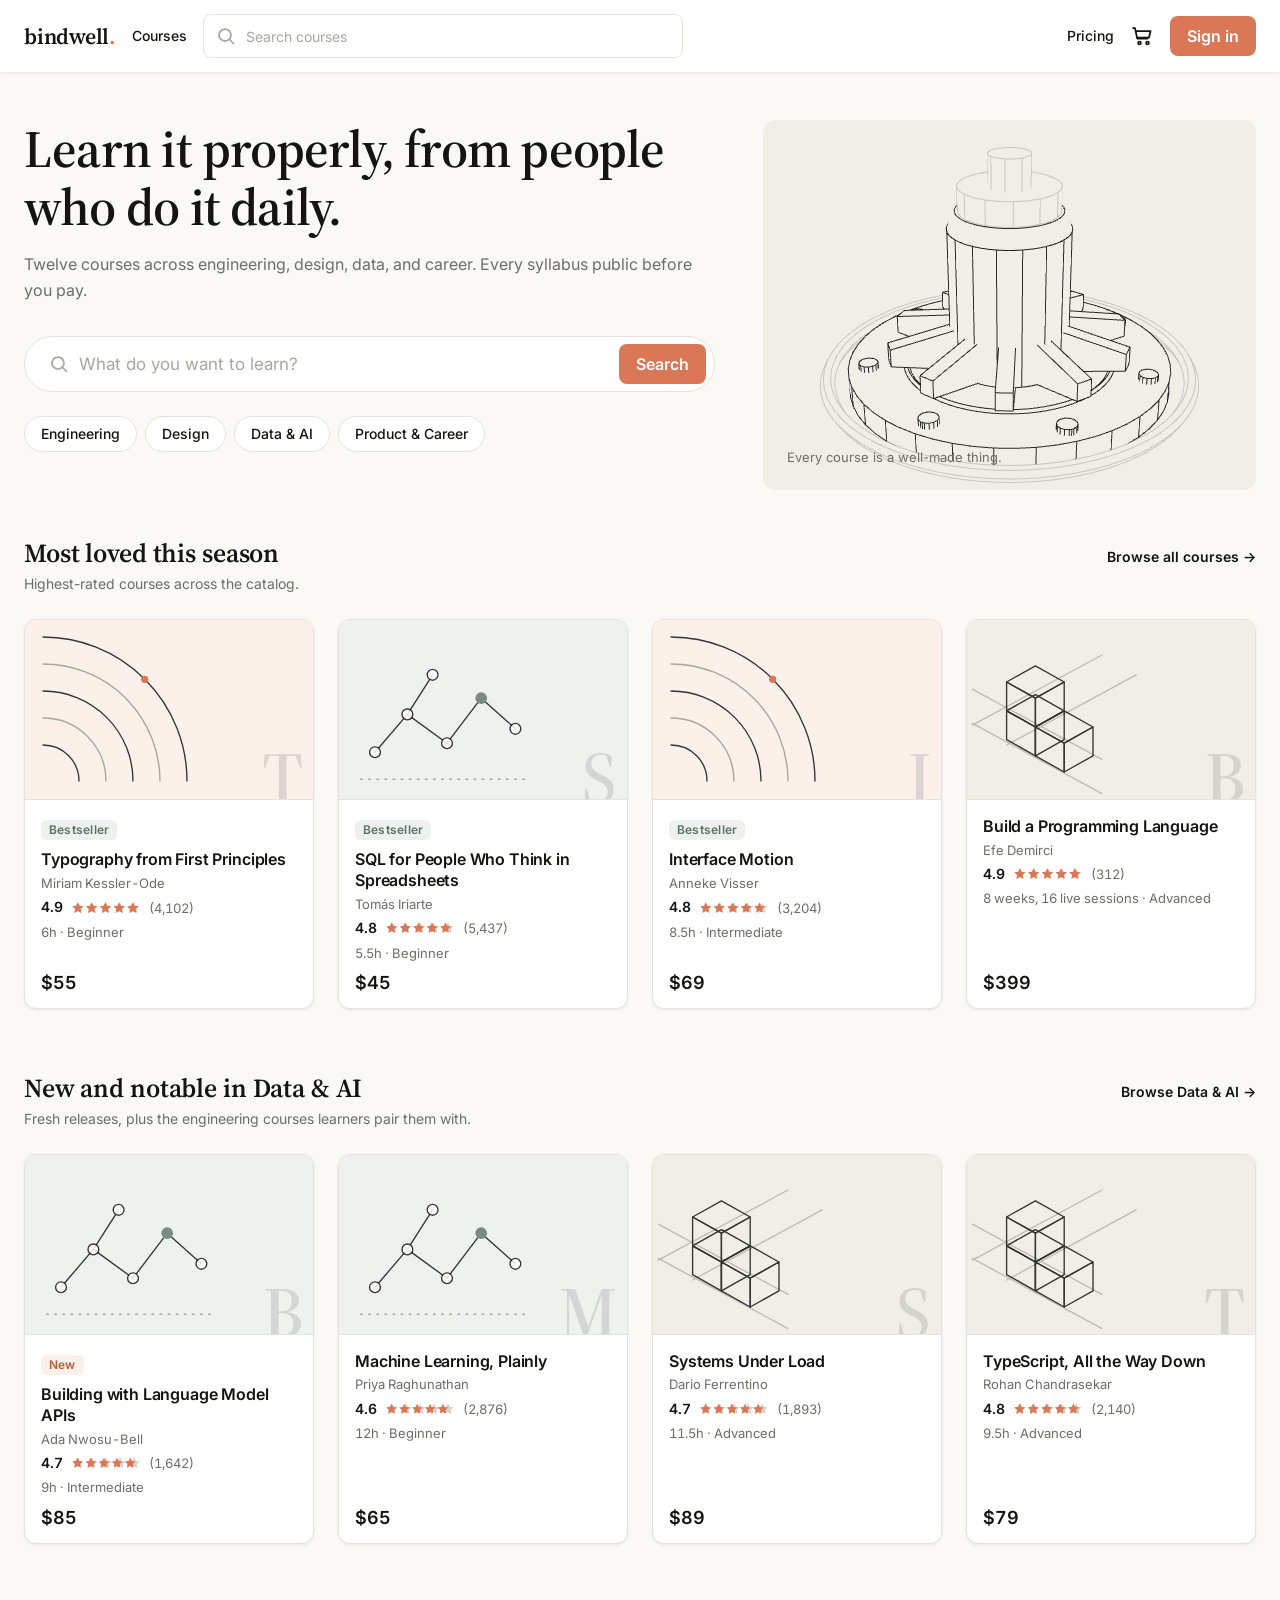
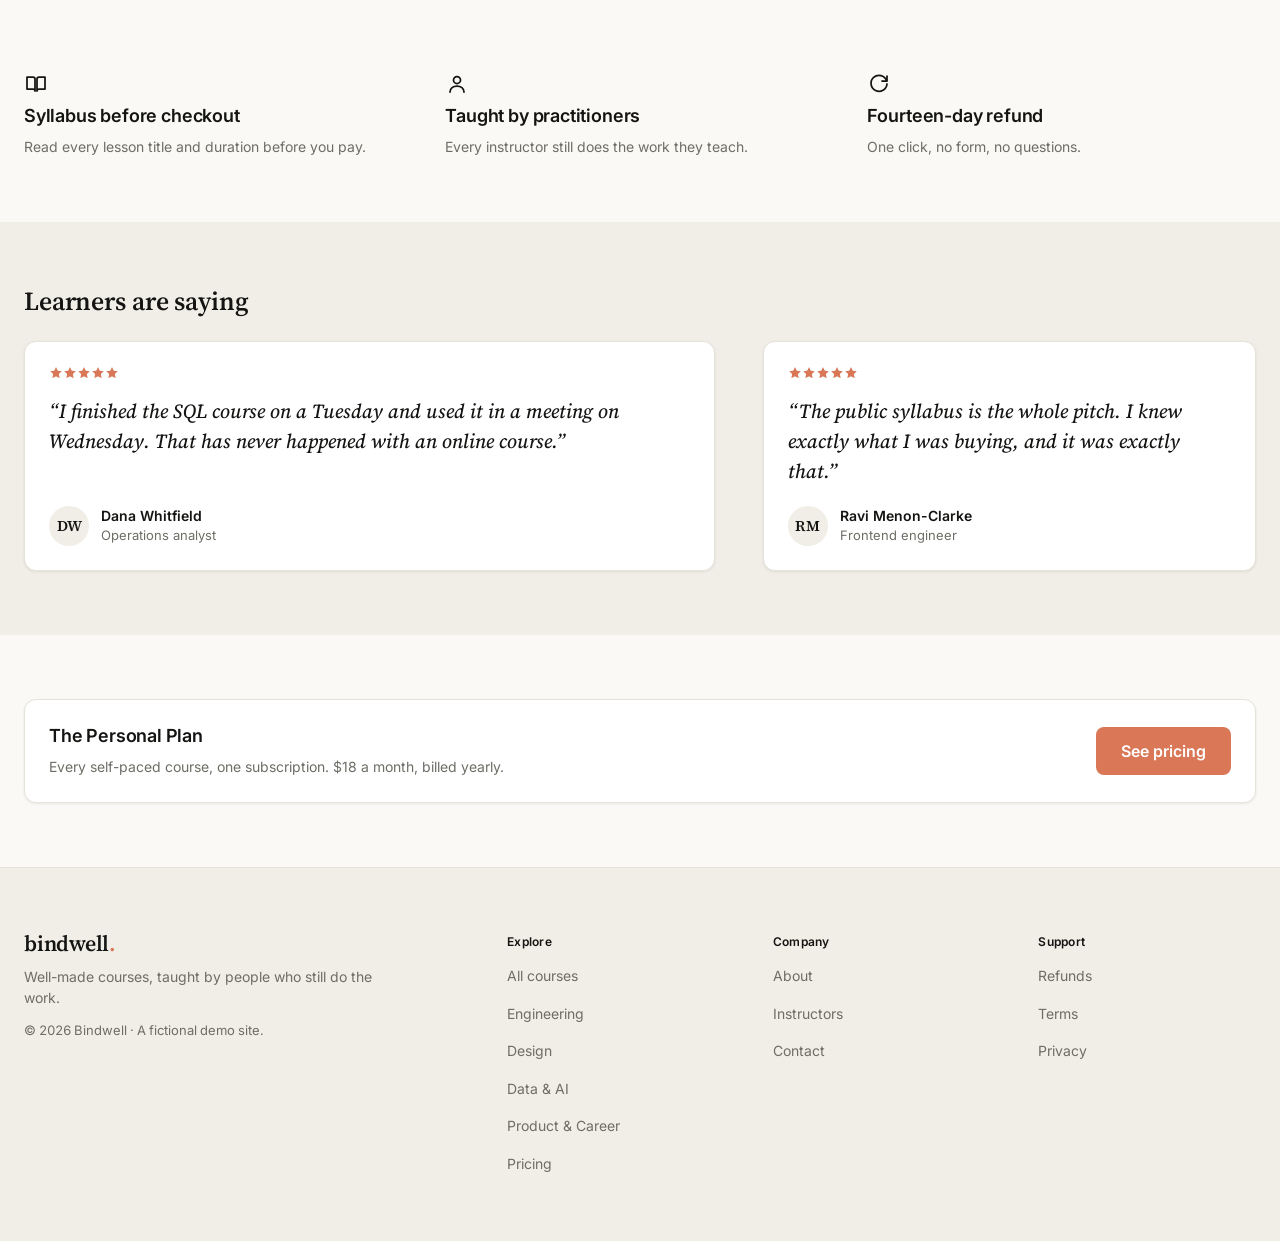
<file: index.html>
<!doctype html>
<html lang="en">
<head>
<meta charset="utf-8">
<meta name="viewport" content="width=device-width, initial-scale=1">
<title>Bindwell - Well-made courses</title>
<meta name="description" content="Twelve courses across engineering, design, data, and career, with every syllabus public before you pay.">
<script>document.documentElement.className += " has-js";</script>
<link rel="preconnect" href="https://fonts.googleapis.com">
<link rel="preconnect" href="https://fonts.gstatic.com" crossorigin>
<link rel="stylesheet" href="https://fonts.googleapis.com/css2?family=Source+Serif+4:opsz,wght@8..60,500;8..60,600&family=Inter:wght@400;500;600&display=swap">
<link rel="stylesheet" href="css/main.css">
<script src="js/data.js" defer></script>
<script src="js/main.js" defer></script>
<script type="module" src="js/scene.js"></script>
</head>
<body>

<a class="skip-link" href="#main">Skip to content</a>

<header class="nav">
  <div class="container nav__inner">
    <a class="wordmark" href="index.html">bindwell<span class="wordmark__dot">.</span></a>

    <nav class="nav__links" aria-label="Primary">
      <a class="nav__link" href="courses.html">Courses</a>
    </nav>

    <form class="search nav__search" role="search" action="courses.html" method="get" data-search-form>
      <svg class="icon search__icon" viewBox="0 0 20 20" aria-hidden="true"><circle cx="9" cy="9" r="6"></circle><path d="M13.5 13.5 17.5 17.5"></path></svg>
      <input class="search__input" type="search" name="q" aria-label="Search courses" placeholder="Search courses">
    </form>

    <div class="nav__actions">
      <a class="nav__link nav__signin" href="pricing.html">Pricing</a>
      <button class="nav__search-toggle" type="button" aria-label="Search" aria-expanded="false" aria-controls="nav-search-row" data-search-toggle>
        <svg class="icon" viewBox="0 0 20 20" aria-hidden="true"><circle cx="9" cy="9" r="6"></circle><path d="M13.5 13.5 17.5 17.5"></path></svg>
      </button>
      <a class="nav__cart" href="checkout.html" aria-label="Cart">
        <svg class="icon icon--lg" viewBox="0 0 24 24" aria-hidden="true"><path d="M3 4h2l2.2 10.5h10.2"></path><path d="M6.6 7h14l-1.6 6.5H7.4"></path><circle cx="9.5" cy="19" r="1.4"></circle><circle cx="17.5" cy="19" r="1.4"></circle></svg>
        <span class="nav__cart-count" data-cart-count hidden>0</span>
      </a>
      <a class="btn btn--primary btn--sm nav__signin" href="#">Sign in</a>
      <button class="nav__toggle" type="button" aria-label="Menu" aria-expanded="false" aria-controls="nav-panel" data-nav-toggle>
        <svg class="icon icon--open icon--lg" viewBox="0 0 24 24" aria-hidden="true"><path d="M4 7h16M4 12h16M4 17h16"></path></svg>
        <svg class="icon icon--close icon--lg" viewBox="0 0 24 24" aria-hidden="true"><path d="M6 6 18 18M18 6 6 18"></path></svg>
      </button>
    </div>
  </div>

  <div class="nav__mobile-search" id="nav-search-row" data-search-row>
    <div>
      <div class="container">
        <form class="search" role="search" action="courses.html" method="get" data-search-form>
          <svg class="icon search__icon" viewBox="0 0 20 20" aria-hidden="true"><circle cx="9" cy="9" r="6"></circle><path d="M13.5 13.5 17.5 17.5"></path></svg>
          <input class="search__input" type="search" name="q" aria-label="Search courses" placeholder="Search courses">
        </form>
      </div>
    </div>
  </div>

  <div class="nav__panel" id="nav-panel" data-nav-panel>
    <a class="nav__panel-link" href="courses.html">Courses</a>
    <a class="nav__panel-link" href="pricing.html">Pricing</a>
    <a class="nav__panel-link" href="checkout.html">Cart</a>
    <div class="nav__panel-actions">
      <a class="btn btn--primary btn--block" href="#">Sign in</a>
    </div>
  </div>
</header>
<div class="nav__backdrop" data-nav-backdrop></div>

<main id="main">

  <!-- Hero -->
  <section class="section section--tight">
    <div class="container split-7-5" data-hero>
      <div>
        <h1 class="display hero-item">Learn it properly, from people who do it daily.</h1>
        <p class="body t-2 mt-16 hero-item hero-item--2">Twelve courses across engineering, design, data, and career. Every syllabus public before you pay.</p>

        <form class="search search--lg mt-32 hero-item hero-item--3" role="search" action="courses.html" method="get" data-search-form>
          <svg class="icon search__icon" viewBox="0 0 20 20" aria-hidden="true"><circle cx="9" cy="9" r="6"></circle><path d="M13.5 13.5 17.5 17.5"></path></svg>
          <input class="search__input" type="search" name="q" aria-label="Search courses" placeholder="What do you want to learn?">
          <button class="btn btn--primary btn--sm search__submit" type="submit">Search</button>
        </form>

        <div class="chip-row mt-24 hero-item hero-item--4">
          <a class="chip" href="courses.html?cat=engineering">Engineering</a>
          <a class="chip" href="courses.html?cat=design">Design</a>
          <a class="chip" href="courses.html?cat=data">Data &amp; AI</a>
          <a class="chip" href="courses.html?cat=career">Product &amp; Career</a>
        </div>
      </div>

      <div class="hero-item hero-item--5">
        <div class="v3d-view v3d-view--hero" data-scene="hero" data-code="TL-301">
          <canvas class="v3d-canvas" aria-hidden="true"></canvas>
          <img class="v3d-fallback" src="img/motif-engineering.svg" width="320" height="200" alt="">
          <span class="v3d-caption">Every course is a well-made thing.</span>
        </div>
      </div>
    </div>
  </section>

  <!-- Featured row 1 -->
  <section class="section section--flush-top">
    <div class="container">
      <div class="section__head reveal">
        <div class="section__heading">
          <h2 class="h2">Most loved this season</h2>
          <p class="section__lede">Highest-rated courses across the catalog.</p>
        </div>
        <a class="section__link" href="courses.html">Browse all courses &rarr;</a>
      </div>
      <div class="grid-cards" data-course-grid="BW-118,BW-224,TL-204,TL-410"></div>
    </div>
  </section>

  <!-- Featured row 2 -->
  <section class="section section--flush-top">
    <div class="container">
      <div class="section__head reveal">
        <div class="section__heading">
          <h2 class="h2">New and notable in Data &amp; AI</h2>
          <p class="section__lede">Fresh releases, plus the engineering courses learners pair them with.</p>
        </div>
        <a class="section__link" href="courses.html?cat=data">Browse Data &amp; AI &rarr;</a>
      </div>
      <div class="grid-cards" data-course-grid="BW-305,BW-210,TL-301,TL-112"></div>
    </div>
  </section>

  <!-- Value props -->
  <section class="section">
    <div class="container grid-3">
      <div class="prop reveal">
        <svg class="icon icon--lg" viewBox="0 0 24 24" aria-hidden="true"><path d="M3 5h6a2 2 0 0 1 2 2v12a2 2 0 0 0-2-2H3z"></path><path d="M21 5h-6a2 2 0 0 0-2 2v12a2 2 0 0 1 2-2h6z"></path></svg>
        <h3 class="h3">Syllabus before checkout</h3>
        <p class="body-sm t-2">Read every lesson title and duration before you pay.</p>
      </div>
      <div class="prop">
        <svg class="icon icon--lg" viewBox="0 0 24 24" aria-hidden="true"><circle cx="12" cy="8" r="3.5"></circle><path d="M5 20c0-3.6 3.1-6 7-6s7 2.4 7 6"></path></svg>
        <h3 class="h3">Taught by practitioners</h3>
        <p class="body-sm t-2">Every instructor still does the work they teach.</p>
      </div>
      <div class="prop">
        <svg class="icon icon--lg" viewBox="0 0 24 24" aria-hidden="true"><path d="M19.5 8.5A8 8 0 1 0 20 12"></path><path d="M20 4v5h-5"></path></svg>
        <h3 class="h3">Fourteen-day refund</h3>
        <p class="body-sm t-2">One click, no form, no questions.</p>
      </div>
    </div>
  </section>

  <!-- Testimonial band -->
  <section class="section section--tint">
    <div class="container">
      <h2 class="h2 reveal">Learners are saying</h2>
      <div class="split-7-5 mt-24">
        <figure class="quote reveal">
          <span class="stars stars--sm" role="img" aria-label="Rated 5 out of 5" style="--star-fill:100%"><svg class="stars__glyphs stars__glyphs--track" viewBox="0 0 100 20" aria-hidden="true"><path transform="translate(0 0)" d="M10 1.7l2.5 5.1 5.6.8-4.05 3.95.96 5.6L10 14.5l-5.01 2.65.96-5.6L1.9 7.6l5.6-.8z"></path><path transform="translate(20 0)" d="M10 1.7l2.5 5.1 5.6.8-4.05 3.95.96 5.6L10 14.5l-5.01 2.65.96-5.6L1.9 7.6l5.6-.8z"></path><path transform="translate(40 0)" d="M10 1.7l2.5 5.1 5.6.8-4.05 3.95.96 5.6L10 14.5l-5.01 2.65.96-5.6L1.9 7.6l5.6-.8z"></path><path transform="translate(60 0)" d="M10 1.7l2.5 5.1 5.6.8-4.05 3.95.96 5.6L10 14.5l-5.01 2.65.96-5.6L1.9 7.6l5.6-.8z"></path><path transform="translate(80 0)" d="M10 1.7l2.5 5.1 5.6.8-4.05 3.95.96 5.6L10 14.5l-5.01 2.65.96-5.6L1.9 7.6l5.6-.8z"></path></svg><span class="stars__fill"><svg class="stars__glyphs stars__glyphs--fill" viewBox="0 0 100 20" aria-hidden="true"><path transform="translate(0 0)" d="M10 1.7l2.5 5.1 5.6.8-4.05 3.95.96 5.6L10 14.5l-5.01 2.65.96-5.6L1.9 7.6l5.6-.8z"></path><path transform="translate(20 0)" d="M10 1.7l2.5 5.1 5.6.8-4.05 3.95.96 5.6L10 14.5l-5.01 2.65.96-5.6L1.9 7.6l5.6-.8z"></path><path transform="translate(40 0)" d="M10 1.7l2.5 5.1 5.6.8-4.05 3.95.96 5.6L10 14.5l-5.01 2.65.96-5.6L1.9 7.6l5.6-.8z"></path><path transform="translate(60 0)" d="M10 1.7l2.5 5.1 5.6.8-4.05 3.95.96 5.6L10 14.5l-5.01 2.65.96-5.6L1.9 7.6l5.6-.8z"></path><path transform="translate(80 0)" d="M10 1.7l2.5 5.1 5.6.8-4.05 3.95.96 5.6L10 14.5l-5.01 2.65.96-5.6L1.9 7.6l5.6-.8z"></path></svg></span></span>
          <blockquote class="quote__body">&ldquo;I finished the SQL course on a Tuesday and used it in a meeting on Wednesday. That has never happened with an online course.&rdquo;</blockquote>
          <figcaption class="quote__attr">
            <span class="avatar" aria-hidden="true">DW</span>
            <span>
              <span class="quote__name">Dana Whitfield</span>
              <span class="quote__role">Operations analyst</span>
            </span>
          </figcaption>
        </figure>

        <figure class="quote reveal">
          <span class="stars stars--sm" role="img" aria-label="Rated 5 out of 5" style="--star-fill:100%"><svg class="stars__glyphs stars__glyphs--track" viewBox="0 0 100 20" aria-hidden="true"><path transform="translate(0 0)" d="M10 1.7l2.5 5.1 5.6.8-4.05 3.95.96 5.6L10 14.5l-5.01 2.65.96-5.6L1.9 7.6l5.6-.8z"></path><path transform="translate(20 0)" d="M10 1.7l2.5 5.1 5.6.8-4.05 3.95.96 5.6L10 14.5l-5.01 2.65.96-5.6L1.9 7.6l5.6-.8z"></path><path transform="translate(40 0)" d="M10 1.7l2.5 5.1 5.6.8-4.05 3.95.96 5.6L10 14.5l-5.01 2.65.96-5.6L1.9 7.6l5.6-.8z"></path><path transform="translate(60 0)" d="M10 1.7l2.5 5.1 5.6.8-4.05 3.95.96 5.6L10 14.5l-5.01 2.65.96-5.6L1.9 7.6l5.6-.8z"></path><path transform="translate(80 0)" d="M10 1.7l2.5 5.1 5.6.8-4.05 3.95.96 5.6L10 14.5l-5.01 2.65.96-5.6L1.9 7.6l5.6-.8z"></path></svg><span class="stars__fill"><svg class="stars__glyphs stars__glyphs--fill" viewBox="0 0 100 20" aria-hidden="true"><path transform="translate(0 0)" d="M10 1.7l2.5 5.1 5.6.8-4.05 3.95.96 5.6L10 14.5l-5.01 2.65.96-5.6L1.9 7.6l5.6-.8z"></path><path transform="translate(20 0)" d="M10 1.7l2.5 5.1 5.6.8-4.05 3.95.96 5.6L10 14.5l-5.01 2.65.96-5.6L1.9 7.6l5.6-.8z"></path><path transform="translate(40 0)" d="M10 1.7l2.5 5.1 5.6.8-4.05 3.95.96 5.6L10 14.5l-5.01 2.65.96-5.6L1.9 7.6l5.6-.8z"></path><path transform="translate(60 0)" d="M10 1.7l2.5 5.1 5.6.8-4.05 3.95.96 5.6L10 14.5l-5.01 2.65.96-5.6L1.9 7.6l5.6-.8z"></path><path transform="translate(80 0)" d="M10 1.7l2.5 5.1 5.6.8-4.05 3.95.96 5.6L10 14.5l-5.01 2.65.96-5.6L1.9 7.6l5.6-.8z"></path></svg></span></span>
          <blockquote class="quote__body">&ldquo;The public syllabus is the whole pitch. I knew exactly what I was buying, and it was exactly that.&rdquo;</blockquote>
          <figcaption class="quote__attr">
            <span class="avatar" aria-hidden="true">RM</span>
            <span>
              <span class="quote__name">Ravi Menon-Clarke</span>
              <span class="quote__role">Frontend engineer</span>
            </span>
          </figcaption>
        </figure>
      </div>
    </div>
  </section>

  <!-- Plan teaser -->
  <section class="section">
    <div class="container">
      <div class="panel split-8-4 reveal">
        <div class="stack-8">
          <h3 class="h3">The Personal Plan</h3>
          <p class="body-sm t-2">Every self-paced course, one subscription. $18 a month, billed yearly.</p>
        </div>
        <div class="push-end">
          <a class="btn btn--primary" href="pricing.html">See pricing</a>
        </div>
      </div>
    </div>
  </section>

</main>

<footer class="footer">
  <div class="container footer__grid">
    <div class="footer__brand">
      <a class="wordmark" href="index.html">bindwell<span class="wordmark__dot">.</span></a>
      <p class="body-sm t-2">Well-made courses, taught by people who still do the work.</p>
      <p class="meta">&copy; 2026 Bindwell &middot; A fictional demo site.</p>
    </div>

    <div class="footer__col">
      <span class="footer__title">Explore</span>
      <ul class="footer__list">
        <li><a class="footer__link" href="courses.html">All courses</a></li>
        <li><a class="footer__link" href="courses.html?cat=engineering">Engineering</a></li>
        <li><a class="footer__link" href="courses.html?cat=design">Design</a></li>
        <li><a class="footer__link" href="courses.html?cat=data">Data &amp; AI</a></li>
        <li><a class="footer__link" href="courses.html?cat=career">Product &amp; Career</a></li>
        <li><a class="footer__link" href="pricing.html">Pricing</a></li>
      </ul>
    </div>

    <div class="footer__col">
      <span class="footer__title">Company</span>
      <ul class="footer__list">
        <li><a class="footer__link" href="#">About</a></li>
        <li><a class="footer__link" href="#">Instructors</a></li>
        <li><a class="footer__link" href="#">Contact</a></li>
      </ul>
    </div>

    <div class="footer__col">
      <span class="footer__title">Support</span>
      <ul class="footer__list">
        <li><a class="footer__link" href="#">Refunds</a></li>
        <li><a class="footer__link" href="#">Terms</a></li>
        <li><a class="footer__link" href="#">Privacy</a></li>
      </ul>
    </div>
  </div>
</footer>

</body>
</html>
</file>
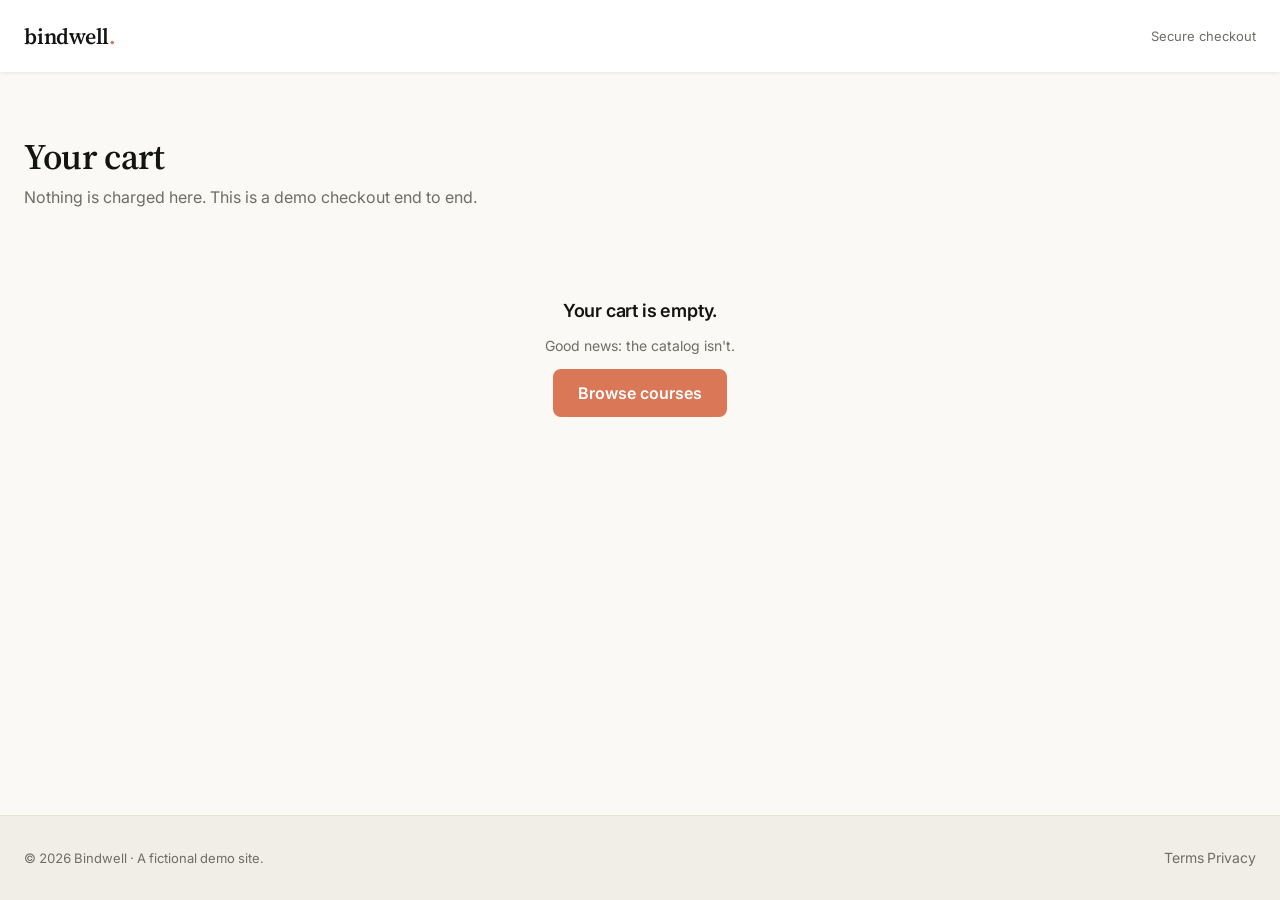
<file: checkout.html>
<!doctype html>
<html lang="en">
<head>
<meta charset="utf-8">
<meta name="viewport" content="width=device-width, initial-scale=1">
<title>Bindwell - Checkout</title>
<meta name="description" content="Your cart and a mock payment form. No card is charged on this demo site.">
<script>document.documentElement.className += " has-js";</script>
<link rel="preconnect" href="https://fonts.googleapis.com">
<link rel="preconnect" href="https://fonts.gstatic.com" crossorigin>
<link rel="stylesheet" href="https://fonts.googleapis.com/css2?family=Source+Serif+4:opsz,wght@8..60,500;8..60,600&family=Inter:wght@400;500;600&display=swap">
<link rel="stylesheet" href="css/main.css">
<link rel="stylesheet" href="css/commerce.css">
<script src="js/data.js" defer></script>
<script src="js/main.js" defer></script>
<script src="js/checkout.js" defer></script>
</head>
<body>

<a class="skip-link" href="#main">Skip to content</a>

<header class="nav">
  <div class="container nav__inner">
    <a class="wordmark" href="index.html">bindwell<span class="wordmark__dot">.</span></a>
    <span class="nav__status">Secure checkout</span>
  </div>
</header>

<main class="co-main" id="main">
  <section class="section">
    <div class="container">

      <h1 class="h1" data-page-title>Your cart</h1>
      <p class="body t-2 mt-8" data-page-lede>Nothing is charged here. This is a demo checkout end to end.</p>

      <!-- Empty state -->
      <div class="co-swap mt-24" data-state="empty" hidden>
        <div class="empty">
          <h2 class="h3">Your cart is empty.</h2>
          <p class="body-sm t-2">Good news: the catalog isn't.</p>
          <a class="btn btn--primary" href="courses.html">Browse courses</a>
        </div>
      </div>

      <!-- Cart + payment -->
      <div class="shell shell--7-5 co-shell co-swap mt-32" data-state="cart" hidden>

        <div class="panel panel--flush co-lines" data-cart-lines></div>

        <aside class="panel sticky co-summary">
          <h2 class="h3">Order summary</h2>
          <div class="mt-16" data-summary-lines></div>
          <hr>
          <div class="summary-row summary-row--muted"><span>Subtotal</span><span data-summary-subtotal>$0.00</span></div>
          <div class="summary-row summary-row--muted"><span>Tax</span><span>$0.00</span></div>
          <hr>
          <div class="summary-row summary-row--total"><span>Total</span><span data-summary-total>$0.00</span></div>
          <p class="meta mt-16">Lifetime access, and a 14-day refund on every line.</p>
        </aside>

        <form class="panel stack-24 co-pay" data-pay-form novalidate>
          <h2 class="h3">Payment</h2>

          <div class="field">
            <label class="field__label" for="email">Email</label>
            <input class="field__input" id="email" name="email" type="email" autocomplete="email" placeholder="you@example.com" aria-describedby="email-help email-error">
            <p class="field__help" id="email-help">The receipt goes here. Nothing is sent in this demo.</p>
            <p class="field__error" id="email-error">Enter an email address so the receipt has somewhere to go.</p>
          </div>

          <div class="field">
            <label class="field__label" for="card">Card number</label>
            <input class="field__input" id="card" name="card" type="text" inputmode="numeric" autocomplete="cc-number" placeholder="4242 4242 4242 4242" aria-describedby="card-help card-error">
            <p class="field__help" id="card-help">Mock checkout. No card is charged.</p>
            <p class="field__error" id="card-error">Enter a 16-digit card number.</p>
          </div>

          <div class="field-grid">
            <div class="field">
              <label class="field__label" for="expiry">Expiry</label>
              <input class="field__input" id="expiry" name="expiry" type="text" inputmode="numeric" autocomplete="cc-exp" placeholder="09 / 29" aria-describedby="expiry-help expiry-error">
              <p class="field__help" id="expiry-help">Month and year, as printed.</p>
              <p class="field__error" id="expiry-error">Enter the expiry date as MM/YY.</p>
            </div>

            <div class="field">
              <label class="field__label" for="cvc">CVC</label>
              <input class="field__input" id="cvc" name="cvc" type="text" inputmode="numeric" autocomplete="cc-csc" placeholder="123" aria-describedby="cvc-help cvc-error">
              <p class="field__help" id="cvc-help">Three digits, never stored.</p>
              <p class="field__error" id="cvc-error">Enter the 3-digit code on the back of the card.</p>
            </div>
          </div>

          <div class="field">
            <label class="field__label" for="cardname">Name on card</label>
            <input class="field__input" id="cardname" name="cardname" type="text" autocomplete="cc-name" placeholder="As printed on the card" aria-describedby="cardname-help cardname-error">
            <p class="field__help" id="cardname-help">Exactly as your bank spells it.</p>
            <p class="field__error" id="cardname-error">Enter the name printed on the card.</p>
          </div>

          <div class="field">
            <label class="field__label" for="country">Country</label>
            <select class="field__select" id="country" name="country">
              <option>United States</option>
              <option>Canada</option>
              <option>United Kingdom</option>
              <option>Netherlands</option>
              <option>Germany</option>
              <option>Japan</option>
              <option>Australia</option>
            </select>
            <p class="field__help" id="country-help">Used for the receipt only.</p>
          </div>

          <button class="btn btn--primary btn--block" type="submit" data-pay-button>
            <span class="btn__label" data-pay-label>Pay</span>
            <span class="btn__loading" aria-hidden="true"><span class="btn__spinner"></span>Working</span>
          </button>

          <p class="meta">A demo checkout. No network request leaves this page and no card is charged.</p>
        </form>

      </div>

      <!-- Confirmation -->
      <div class="co-swap mt-24" data-state="done" hidden>
        <div class="notice">
          <svg class="icon" viewBox="0 0 20 20" aria-hidden="true"><path d="M4 10.5l4 4 8-9"></path></svg>
          <div class="notice__body">
            <h2 class="h2">You're enrolled.</h2>
            <p class="body-sm">A receipt is on its way to your inbox. Your courses are ready whenever you are.</p>
            <a class="btn btn--primary" href="courses.html">Back to the catalog</a>
          </div>
        </div>
        <p class="meta mt-16" data-order-number></p>
      </div>

    </div>
  </section>
</main>

<footer class="footer footer--reduced">
  <div class="container footer__row">
    <p class="meta">&copy; 2026 Bindwell &middot; A fictional demo site.</p>
    <p class="meta"><a class="footer__link" href="#">Terms</a> <a class="footer__link" href="#">Privacy</a></p>
  </div>
</footer>

</body>
</html>
</file>
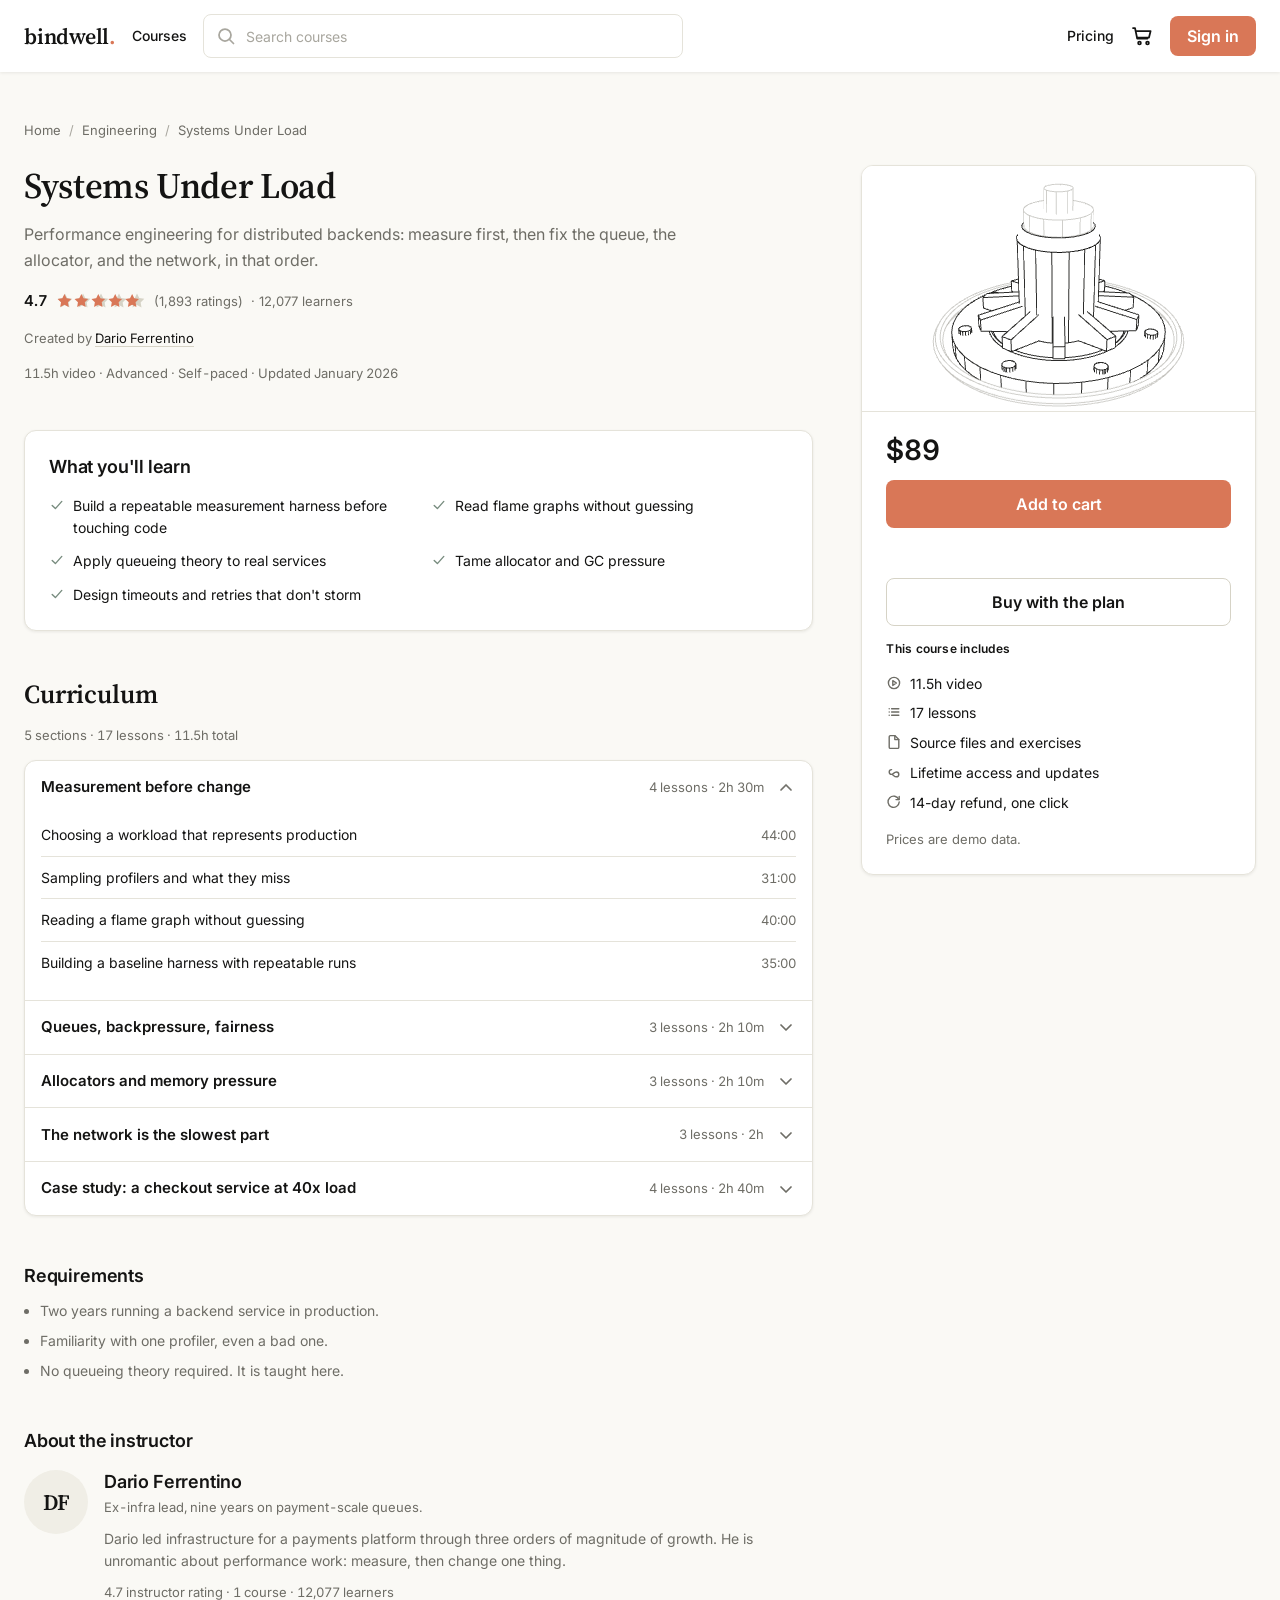
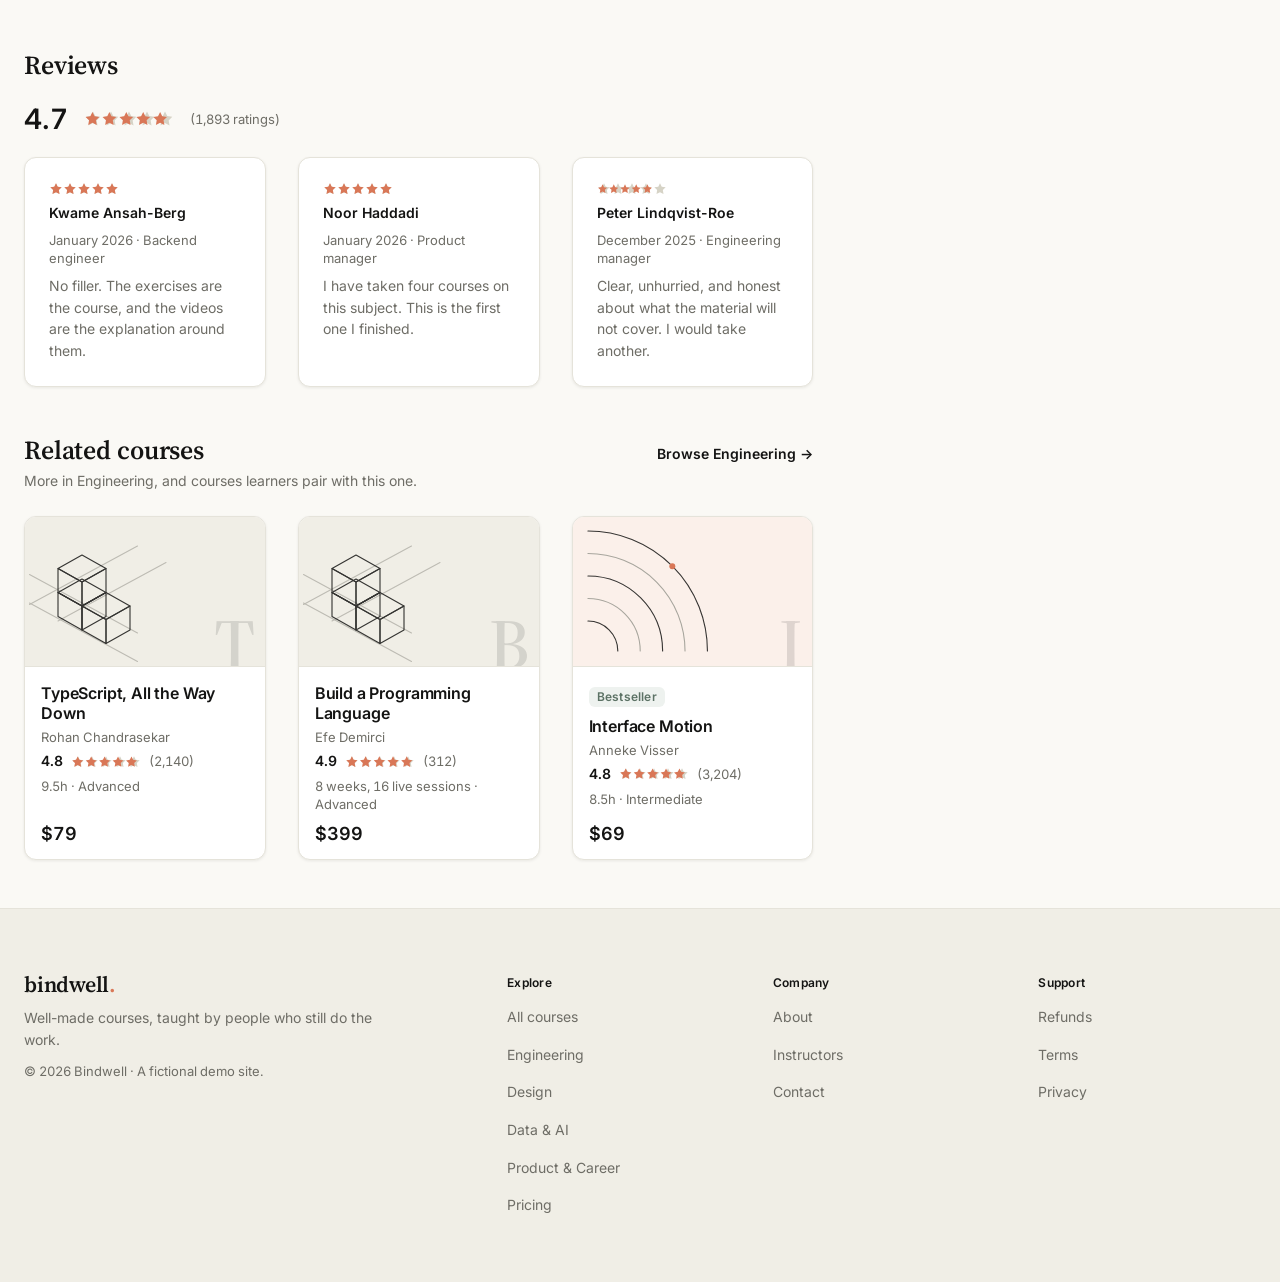
<file: course.html>
<!doctype html>
<html lang="en">
<head>
<meta charset="utf-8">
<meta name="viewport" content="width=device-width, initial-scale=1">
<title>Bindwell - Course</title>
<meta name="description" content="A Bindwell course page: syllabus, instructor, reviews, and price, all before checkout.">
<script>document.documentElement.className += " has-js";</script>
<link rel="preconnect" href="https://fonts.googleapis.com">
<link rel="preconnect" href="https://fonts.gstatic.com" crossorigin>
<link rel="stylesheet" href="https://fonts.googleapis.com/css2?family=Source+Serif+4:opsz,wght@8..60,500;8..60,600&family=Inter:wght@400;500;600&display=swap">
<link rel="stylesheet" href="css/main.css">
<link rel="stylesheet" href="css/catalog.css">
<script src="js/data.js" defer></script>
<script src="js/main.js" defer></script>
<script src="js/course.js" defer></script>
<script type="module" src="js/scene.js"></script>
</head>
<body class="cd-page">

<a class="skip-link" href="#main">Skip to content</a>

<header class="nav">
  <div class="container nav__inner">
    <a class="wordmark" href="index.html">bindwell<span class="wordmark__dot">.</span></a>

    <nav class="nav__links" aria-label="Primary">
      <a class="nav__link" href="courses.html" aria-current="true">Courses</a>
    </nav>

    <form class="search nav__search" role="search" action="courses.html" method="get" data-search-form>
      <svg class="icon search__icon" viewBox="0 0 20 20" aria-hidden="true"><circle cx="9" cy="9" r="6"></circle><path d="M13.5 13.5 17.5 17.5"></path></svg>
      <input class="search__input" type="search" name="q" aria-label="Search courses" placeholder="Search courses">
    </form>

    <div class="nav__actions">
      <a class="nav__link nav__signin" href="pricing.html">Pricing</a>
      <button class="nav__search-toggle" type="button" aria-label="Search" aria-expanded="false" aria-controls="nav-search-row" data-search-toggle>
        <svg class="icon" viewBox="0 0 20 20" aria-hidden="true"><circle cx="9" cy="9" r="6"></circle><path d="M13.5 13.5 17.5 17.5"></path></svg>
      </button>
      <a class="nav__cart" href="checkout.html" aria-label="Cart">
        <svg class="icon icon--lg" viewBox="0 0 24 24" aria-hidden="true"><path d="M3 4h2l2.2 10.5h10.2"></path><path d="M6.6 7h14l-1.6 6.5H7.4"></path><circle cx="9.5" cy="19" r="1.4"></circle><circle cx="17.5" cy="19" r="1.4"></circle></svg>
        <span class="nav__cart-count" data-cart-count hidden>0</span>
      </a>
      <a class="btn btn--primary btn--sm nav__signin" href="#">Sign in</a>
      <button class="nav__toggle" type="button" aria-label="Menu" aria-expanded="false" aria-controls="nav-panel" data-nav-toggle>
        <svg class="icon icon--open icon--lg" viewBox="0 0 24 24" aria-hidden="true"><path d="M4 7h16M4 12h16M4 17h16"></path></svg>
        <svg class="icon icon--close icon--lg" viewBox="0 0 24 24" aria-hidden="true"><path d="M6 6 18 18M18 6 6 18"></path></svg>
      </button>
    </div>
  </div>

  <div class="nav__mobile-search" id="nav-search-row" data-search-row>
    <div>
      <div class="container">
        <form class="search" role="search" action="courses.html" method="get" data-search-form>
          <svg class="icon search__icon" viewBox="0 0 20 20" aria-hidden="true"><circle cx="9" cy="9" r="6"></circle><path d="M13.5 13.5 17.5 17.5"></path></svg>
          <input class="search__input" type="search" name="q" aria-label="Search courses" placeholder="Search courses">
        </form>
      </div>
    </div>
  </div>

  <div class="nav__panel" id="nav-panel" data-nav-panel>
    <a class="nav__panel-link" href="courses.html">Courses</a>
    <a class="nav__panel-link" href="pricing.html">Pricing</a>
    <a class="nav__panel-link" href="checkout.html">Cart</a>
    <div class="nav__panel-actions">
      <a class="btn btn--primary btn--block" href="#">Sign in</a>
    </div>
  </div>
</header>
<div class="nav__backdrop" data-nav-backdrop></div>

<main id="main">
  <!-- Every region below is filled by js/course.js from js/data.js, keyed on
       ?c=CODE (unknown or missing code falls back to TL-301). -->
  <section class="section section--tight">
    <div class="container">
      <nav class="crumbs" aria-label="Breadcrumb" data-crumbs></nav>

      <div class="cd-shell mt-24">
        <div class="cd-head stack-16" data-title-block></div>
        <div class="cd-side" data-buy></div>
        <div class="cd-body stack-48" data-sections></div>
      </div>
    </div>
  </section>
</main>

<div data-buybar></div>

<footer class="footer">
  <div class="container footer__grid">
    <div class="footer__brand">
      <a class="wordmark" href="index.html">bindwell<span class="wordmark__dot">.</span></a>
      <p class="body-sm t-2">Well-made courses, taught by people who still do the work.</p>
      <p class="meta">&copy; 2026 Bindwell &middot; A fictional demo site.</p>
    </div>

    <div class="footer__col">
      <span class="footer__title">Explore</span>
      <ul class="footer__list">
        <li><a class="footer__link" href="courses.html">All courses</a></li>
        <li><a class="footer__link" href="courses.html?cat=engineering">Engineering</a></li>
        <li><a class="footer__link" href="courses.html?cat=design">Design</a></li>
        <li><a class="footer__link" href="courses.html?cat=data">Data &amp; AI</a></li>
        <li><a class="footer__link" href="courses.html?cat=career">Product &amp; Career</a></li>
        <li><a class="footer__link" href="pricing.html">Pricing</a></li>
      </ul>
    </div>

    <div class="footer__col">
      <span class="footer__title">Company</span>
      <ul class="footer__list">
        <li><a class="footer__link" href="#">About</a></li>
        <li><a class="footer__link" href="#">Instructors</a></li>
        <li><a class="footer__link" href="#">Contact</a></li>
      </ul>
    </div>

    <div class="footer__col">
      <span class="footer__title">Support</span>
      <ul class="footer__list">
        <li><a class="footer__link" href="#">Refunds</a></li>
        <li><a class="footer__link" href="#">Terms</a></li>
        <li><a class="footer__link" href="#">Privacy</a></li>
      </ul>
    </div>
  </div>
</footer>

</body>
</html>
</file>
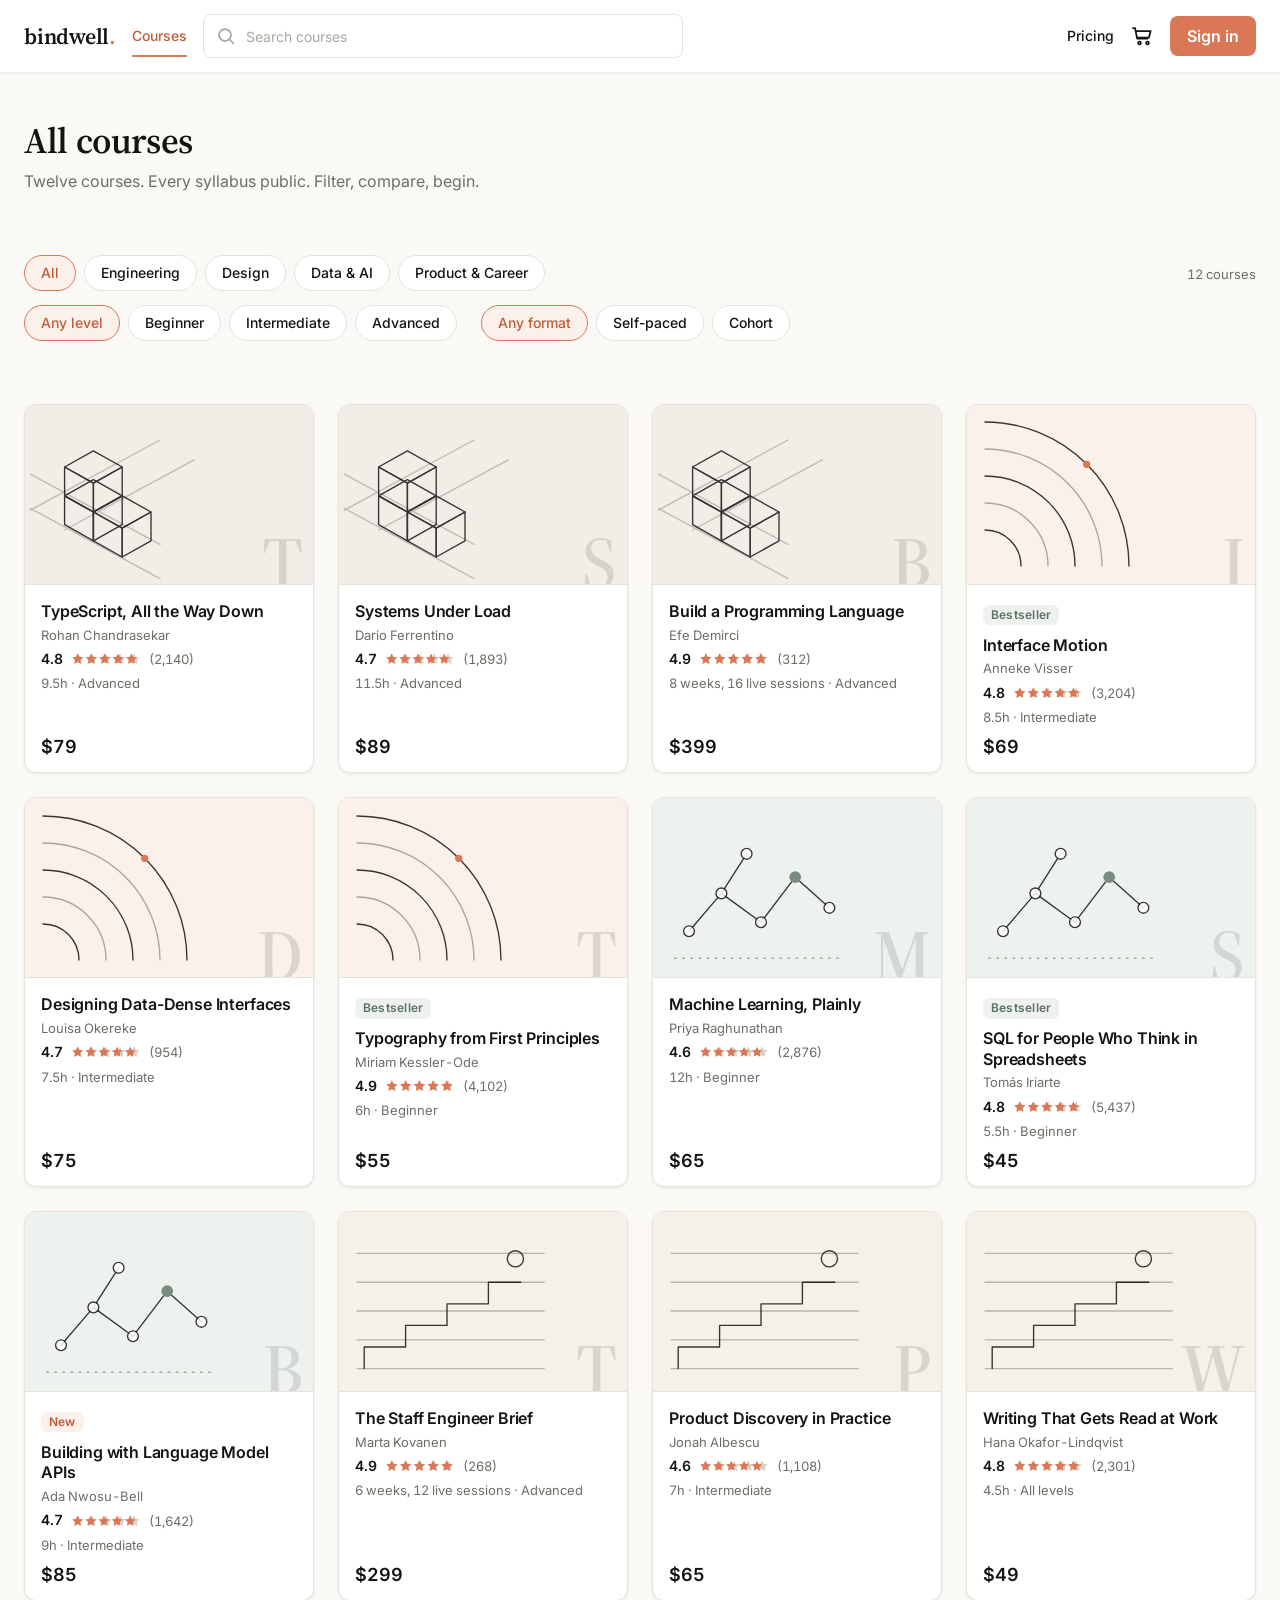
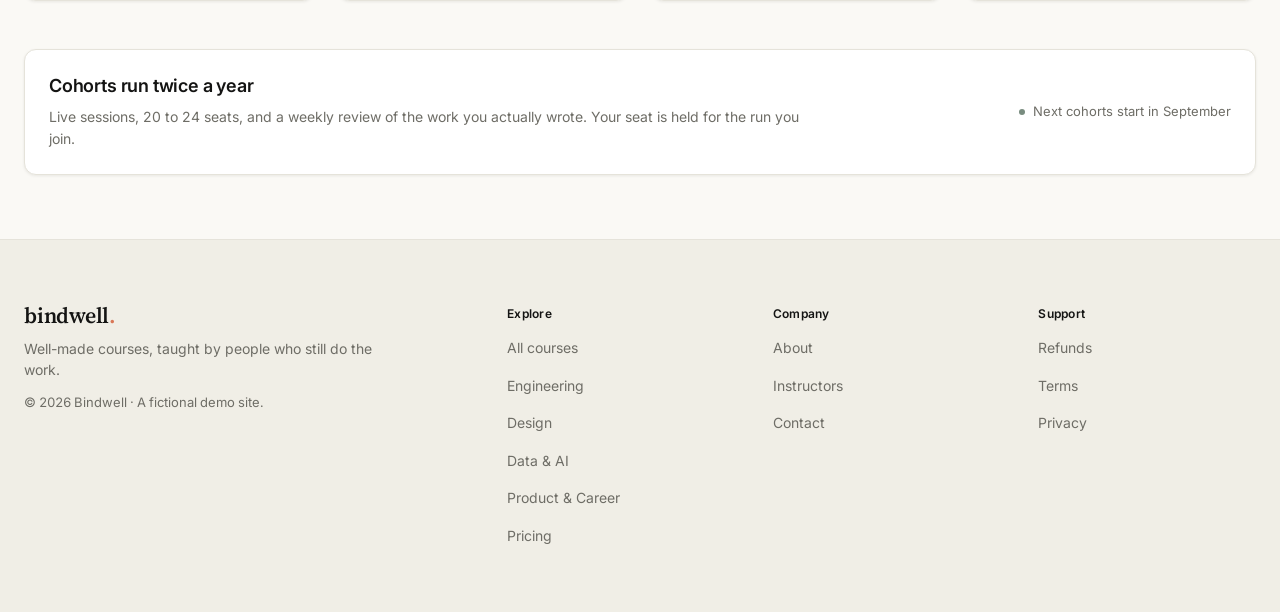
<file: courses.html>
<!doctype html>
<html lang="en">
<head>
<meta charset="utf-8">
<meta name="viewport" content="width=device-width, initial-scale=1">
<title>Bindwell - Catalog</title>
<meta name="description" content="Browse twelve Bindwell courses by category, level, and format.">
<script>document.documentElement.className += " has-js";</script>
<link rel="preconnect" href="https://fonts.googleapis.com">
<link rel="preconnect" href="https://fonts.gstatic.com" crossorigin>
<link rel="stylesheet" href="https://fonts.googleapis.com/css2?family=Source+Serif+4:opsz,wght@8..60,500;8..60,600&family=Inter:wght@400;500;600&display=swap">
<link rel="stylesheet" href="css/main.css">
<link rel="stylesheet" href="css/catalog.css">
<script src="js/data.js" defer></script>
<script src="js/main.js" defer></script>
<script src="js/catalog.js" defer></script>
</head>
<body>

<a class="skip-link" href="#main">Skip to content</a>

<header class="nav">
  <div class="container nav__inner">
    <a class="wordmark" href="index.html">bindwell<span class="wordmark__dot">.</span></a>

    <nav class="nav__links" aria-label="Primary">
      <a class="nav__link" href="courses.html" aria-current="page">Courses</a>
    </nav>

    <form class="search nav__search" role="search" action="courses.html" method="get" data-search-form>
      <svg class="icon search__icon" viewBox="0 0 20 20" aria-hidden="true"><circle cx="9" cy="9" r="6"></circle><path d="M13.5 13.5 17.5 17.5"></path></svg>
      <input class="search__input" type="search" name="q" aria-label="Search courses" placeholder="Search courses">
    </form>

    <div class="nav__actions">
      <a class="nav__link nav__signin" href="pricing.html">Pricing</a>
      <button class="nav__search-toggle" type="button" aria-label="Search" aria-expanded="false" aria-controls="nav-search-row" data-search-toggle>
        <svg class="icon" viewBox="0 0 20 20" aria-hidden="true"><circle cx="9" cy="9" r="6"></circle><path d="M13.5 13.5 17.5 17.5"></path></svg>
      </button>
      <a class="nav__cart" href="checkout.html" aria-label="Cart">
        <svg class="icon icon--lg" viewBox="0 0 24 24" aria-hidden="true"><path d="M3 4h2l2.2 10.5h10.2"></path><path d="M6.6 7h14l-1.6 6.5H7.4"></path><circle cx="9.5" cy="19" r="1.4"></circle><circle cx="17.5" cy="19" r="1.4"></circle></svg>
        <span class="nav__cart-count" data-cart-count hidden>0</span>
      </a>
      <a class="btn btn--primary btn--sm nav__signin" href="#">Sign in</a>
      <button class="nav__toggle" type="button" aria-label="Menu" aria-expanded="false" aria-controls="nav-panel" data-nav-toggle>
        <svg class="icon icon--open icon--lg" viewBox="0 0 24 24" aria-hidden="true"><path d="M4 7h16M4 12h16M4 17h16"></path></svg>
        <svg class="icon icon--close icon--lg" viewBox="0 0 24 24" aria-hidden="true"><path d="M6 6 18 18M18 6 6 18"></path></svg>
      </button>
    </div>
  </div>

  <div class="nav__mobile-search" id="nav-search-row" data-search-row>
    <div>
      <div class="container">
        <form class="search" role="search" action="courses.html" method="get" data-search-form>
          <svg class="icon search__icon" viewBox="0 0 20 20" aria-hidden="true"><circle cx="9" cy="9" r="6"></circle><path d="M13.5 13.5 17.5 17.5"></path></svg>
          <input class="search__input" type="search" name="q" aria-label="Search courses" placeholder="Search courses">
        </form>
      </div>
    </div>
  </div>

  <div class="nav__panel" id="nav-panel" data-nav-panel>
    <a class="nav__panel-link" href="courses.html">Courses</a>
    <a class="nav__panel-link" href="pricing.html">Pricing</a>
    <a class="nav__panel-link" href="checkout.html">Cart</a>
    <div class="nav__panel-actions">
      <a class="btn btn--primary btn--block" href="#">Sign in</a>
    </div>
  </div>
</header>
<div class="nav__backdrop" data-nav-backdrop></div>

<main id="main">

  <!-- Page header. The title and lede switch to the search-results state when
       ?q= is present; js/catalog.js writes both. -->
  <section class="section section--tight">
    <div class="container">
      <h1 class="h1" data-page-title>All courses</h1>
      <p class="body t-2 mt-8" data-page-lede>Twelve courses. Every syllabus public. Filter, compare, begin.</p>
      <div class="mt-8 cat-clear" data-search-actions hidden>
        <a class="btn btn--ghost" href="courses.html">Clear search</a>
      </div>
    </div>
  </section>

  <!-- Filter row. Sticky under the nav. The three groups combine with AND. -->
  <div class="cat-sentinel" data-filter-sentinel aria-hidden="true"></div>
  <div class="cat-filters" data-filters>
    <div class="container cat-filters__inner">
      <div class="cat-filters__row">
        <div class="chip-row" role="group" aria-label="Category">
          <button class="chip" type="button" aria-pressed="true" data-filter="cat" data-value="all">All</button>
          <button class="chip" type="button" aria-pressed="false" data-filter="cat" data-value="engineering">Engineering</button>
          <button class="chip" type="button" aria-pressed="false" data-filter="cat" data-value="design">Design</button>
          <button class="chip" type="button" aria-pressed="false" data-filter="cat" data-value="data">Data &amp; AI</button>
          <button class="chip" type="button" aria-pressed="false" data-filter="cat" data-value="career">Product &amp; Career</button>
        </div>
        <p class="meta cat-count" data-result-count aria-live="polite">12 courses</p>
      </div>

      <div class="cat-groups">
        <div class="chip-group" role="group" aria-label="Level">
          <button class="chip" type="button" aria-pressed="true" data-filter="level" data-value="any">Any level</button>
          <button class="chip" type="button" aria-pressed="false" data-filter="level" data-value="Beginner">Beginner</button>
          <button class="chip" type="button" aria-pressed="false" data-filter="level" data-value="Intermediate">Intermediate</button>
          <button class="chip" type="button" aria-pressed="false" data-filter="level" data-value="Advanced">Advanced</button>
        </div>
        <div class="chip-group" role="group" aria-label="Format">
          <button class="chip" type="button" aria-pressed="true" data-filter="format" data-value="any">Any format</button>
          <button class="chip" type="button" aria-pressed="false" data-filter="format" data-value="Self-paced">Self-paced</button>
          <button class="chip" type="button" aria-pressed="false" data-filter="format" data-value="Cohort">Cohort</button>
        </div>
      </div>
    </div>
  </div>

  <!-- Card grid. Rendered once from js/data.js; filtering only toggles
       visibility, it never re-renders. -->
  <section class="section section--tight">
    <div class="container">
      <div class="grid-cards cat-grid" data-catalog-grid></div>

      <div class="empty" data-empty hidden>
        <h3 class="h3" data-empty-title>Nothing matches that combination.</h3>
        <p class="body-sm t-2">Try removing a filter, or browse everything.</p>
        <a class="btn btn--secondary" href="courses.html">Show all courses</a>
      </div>
    </div>
  </section>

  <!-- Cohort note -->
  <section class="section section--flush-top">
    <div class="container">
      <div class="panel split-8-4">
        <div class="stack-8">
          <h3 class="h3">Cohorts run twice a year</h3>
          <p class="body-sm t-2">Live sessions, 20 to 24 seats, and a weekly review of the work you actually wrote. Your seat is held for the run you join.</p>
        </div>
        <div class="push-end">
          <p class="status"><span class="status__dot"></span>Next cohorts start in September</p>
        </div>
      </div>
    </div>
  </section>

</main>

<footer class="footer">
  <div class="container footer__grid">
    <div class="footer__brand">
      <a class="wordmark" href="index.html">bindwell<span class="wordmark__dot">.</span></a>
      <p class="body-sm t-2">Well-made courses, taught by people who still do the work.</p>
      <p class="meta">&copy; 2026 Bindwell &middot; A fictional demo site.</p>
    </div>

    <div class="footer__col">
      <span class="footer__title">Explore</span>
      <ul class="footer__list">
        <li><a class="footer__link" href="courses.html">All courses</a></li>
        <li><a class="footer__link" href="courses.html?cat=engineering">Engineering</a></li>
        <li><a class="footer__link" href="courses.html?cat=design">Design</a></li>
        <li><a class="footer__link" href="courses.html?cat=data">Data &amp; AI</a></li>
        <li><a class="footer__link" href="courses.html?cat=career">Product &amp; Career</a></li>
        <li><a class="footer__link" href="pricing.html">Pricing</a></li>
      </ul>
    </div>

    <div class="footer__col">
      <span class="footer__title">Company</span>
      <ul class="footer__list">
        <li><a class="footer__link" href="#">About</a></li>
        <li><a class="footer__link" href="#">Instructors</a></li>
        <li><a class="footer__link" href="#">Contact</a></li>
      </ul>
    </div>

    <div class="footer__col">
      <span class="footer__title">Support</span>
      <ul class="footer__list">
        <li><a class="footer__link" href="#">Refunds</a></li>
        <li><a class="footer__link" href="#">Terms</a></li>
        <li><a class="footer__link" href="#">Privacy</a></li>
      </ul>
    </div>
  </div>
</footer>

</body>
</html>
</file>
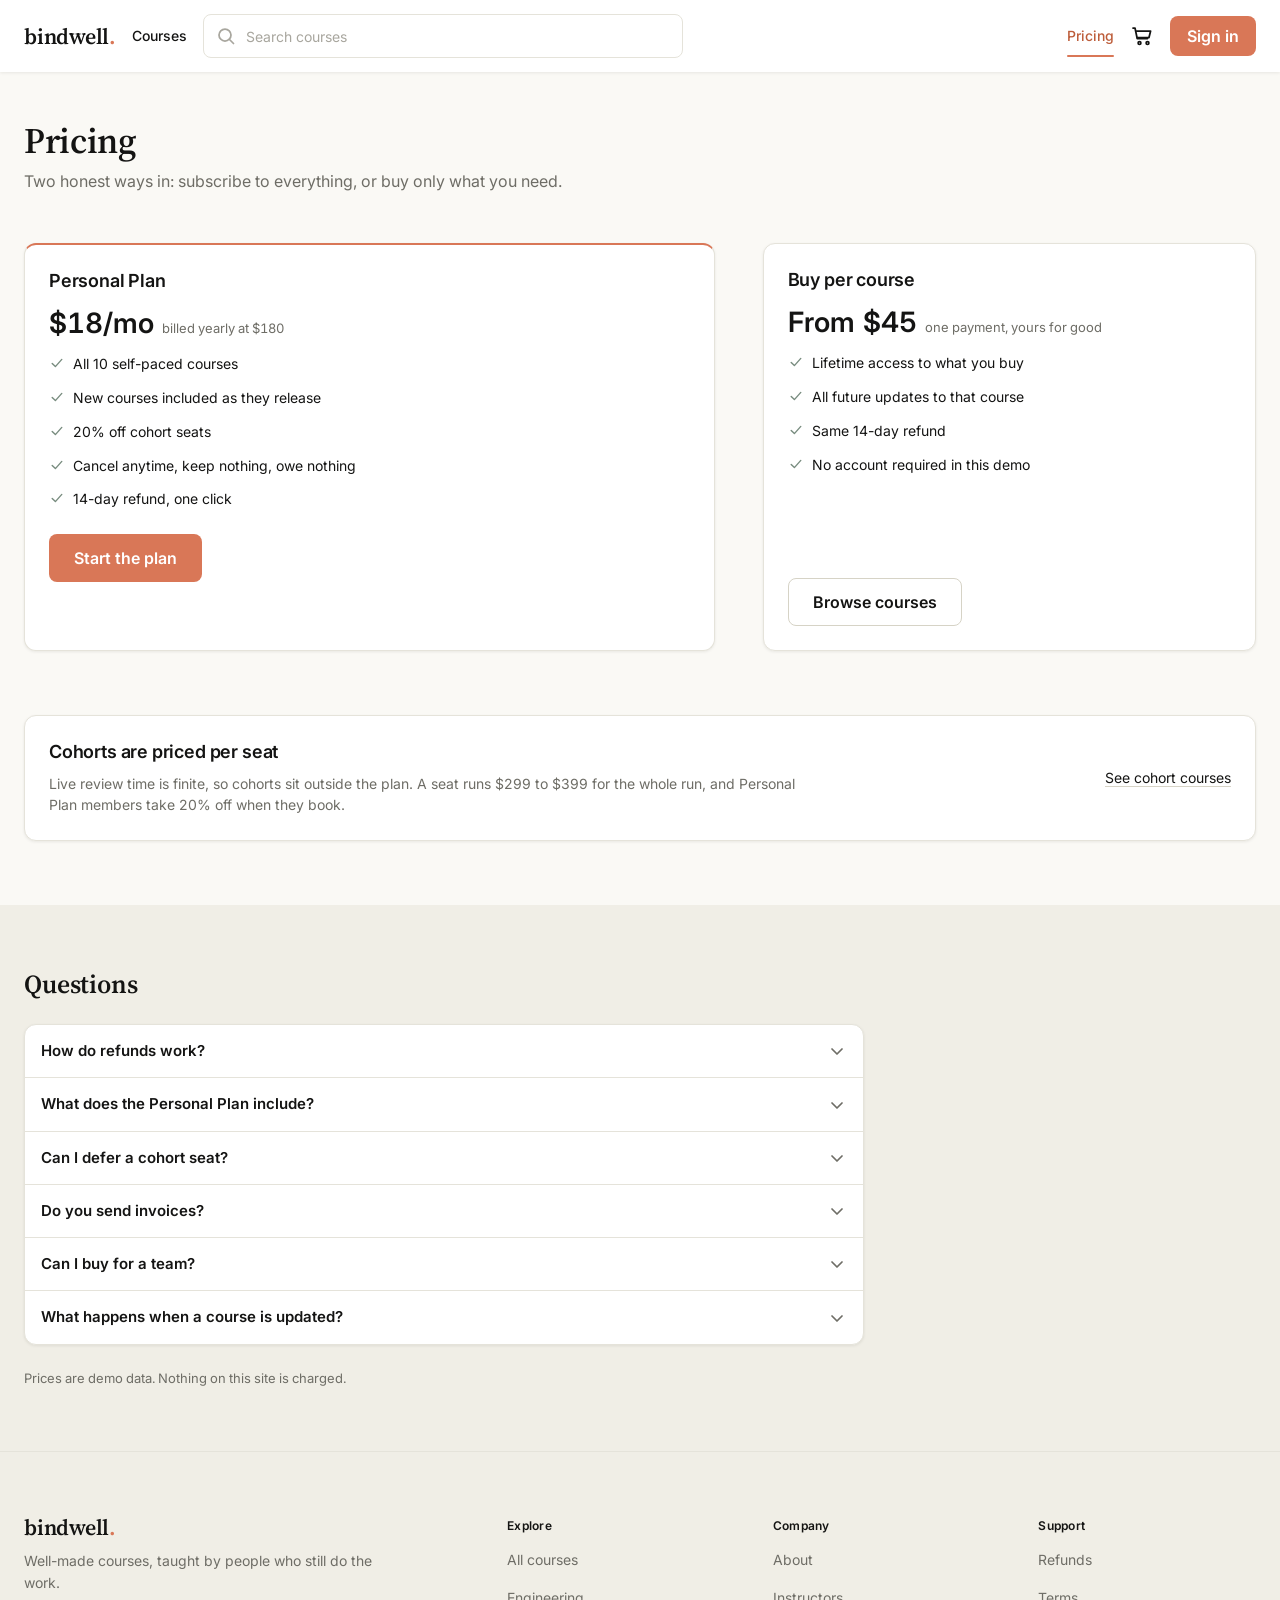
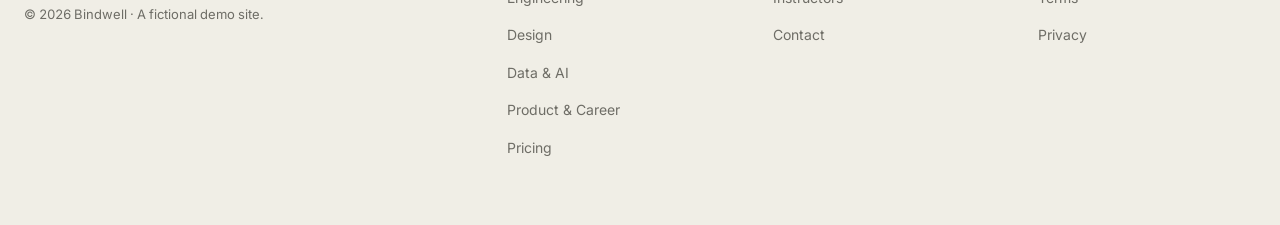
<file: pricing.html>
<!doctype html>
<html lang="en">
<head>
<meta charset="utf-8">
<meta name="viewport" content="width=device-width, initial-scale=1">
<title>Bindwell - Pricing</title>
<meta name="description" content="Subscribe to every self-paced course, or buy the single course you came for.">
<script>document.documentElement.className += " has-js";</script>
<link rel="preconnect" href="https://fonts.googleapis.com">
<link rel="preconnect" href="https://fonts.gstatic.com" crossorigin>
<link rel="stylesheet" href="https://fonts.googleapis.com/css2?family=Source+Serif+4:opsz,wght@8..60,500;8..60,600&family=Inter:wght@400;500;600&display=swap">
<link rel="stylesheet" href="css/main.css">
<link rel="stylesheet" href="css/commerce.css">
<script src="js/data.js" defer></script>
<script src="js/main.js" defer></script>
<script src="js/pricing.js" defer></script>
</head>
<body>

<a class="skip-link" href="#main">Skip to content</a>

<header class="nav">
  <div class="container nav__inner">
    <a class="wordmark" href="index.html">bindwell<span class="wordmark__dot">.</span></a>

    <nav class="nav__links" aria-label="Primary">
      <a class="nav__link" href="courses.html">Courses</a>
    </nav>

    <form class="search nav__search" role="search" action="courses.html" method="get" data-search-form>
      <svg class="icon search__icon" viewBox="0 0 20 20" aria-hidden="true"><circle cx="9" cy="9" r="6"></circle><path d="M13.5 13.5 17.5 17.5"></path></svg>
      <input class="search__input" type="search" name="q" aria-label="Search courses" placeholder="Search courses">
    </form>

    <div class="nav__actions">
      <a class="nav__link nav__signin" href="pricing.html" aria-current="page">Pricing</a>
      <button class="nav__search-toggle" type="button" aria-label="Search" aria-expanded="false" aria-controls="nav-search-row" data-search-toggle>
        <svg class="icon" viewBox="0 0 20 20" aria-hidden="true"><circle cx="9" cy="9" r="6"></circle><path d="M13.5 13.5 17.5 17.5"></path></svg>
      </button>
      <a class="nav__cart" href="checkout.html" aria-label="Cart">
        <svg class="icon icon--lg" viewBox="0 0 24 24" aria-hidden="true"><path d="M3 4h2l2.2 10.5h10.2"></path><path d="M6.6 7h14l-1.6 6.5H7.4"></path><circle cx="9.5" cy="19" r="1.4"></circle><circle cx="17.5" cy="19" r="1.4"></circle></svg>
        <span class="nav__cart-count" data-cart-count hidden>0</span>
      </a>
      <a class="btn btn--primary btn--sm nav__signin" href="#">Sign in</a>
      <button class="nav__toggle" type="button" aria-label="Menu" aria-expanded="false" aria-controls="nav-panel" data-nav-toggle>
        <svg class="icon icon--open icon--lg" viewBox="0 0 24 24" aria-hidden="true"><path d="M4 7h16M4 12h16M4 17h16"></path></svg>
        <svg class="icon icon--close icon--lg" viewBox="0 0 24 24" aria-hidden="true"><path d="M6 6 18 18M18 6 6 18"></path></svg>
      </button>
    </div>
  </div>

  <div class="nav__mobile-search" id="nav-search-row" data-search-row>
    <div>
      <div class="container">
        <form class="search" role="search" action="courses.html" method="get" data-search-form>
          <svg class="icon search__icon" viewBox="0 0 20 20" aria-hidden="true"><circle cx="9" cy="9" r="6"></circle><path d="M13.5 13.5 17.5 17.5"></path></svg>
          <input class="search__input" type="search" name="q" aria-label="Search courses" placeholder="Search courses">
        </form>
      </div>
    </div>
  </div>

  <div class="nav__panel" id="nav-panel" data-nav-panel>
    <a class="nav__panel-link" href="courses.html">Courses</a>
    <a class="nav__panel-link" href="pricing.html">Pricing</a>
    <a class="nav__panel-link" href="checkout.html">Cart</a>
    <div class="nav__panel-actions">
      <a class="btn btn--primary btn--block" href="#">Sign in</a>
    </div>
  </div>
</header>
<div class="nav__backdrop" data-nav-backdrop></div>

<main id="main">

  <!-- Header -->
  <section class="section section--tight">
    <div class="container">
      <h1 class="h1">Pricing</h1>
      <p class="body t-2 mt-8">Two honest ways in: subscribe to everything, or buy only what you need.</p>
    </div>
  </section>

  <!-- Plan comparison -->
  <section class="section section--flush-top">
    <div class="container split-7-5">

      <div class="plan plan--featured">
        <h2 class="h3">Personal Plan</h2>
        <div class="plan__price">
          <span class="price-lg">$18/mo</span>
          <span class="meta">billed yearly at $180</span>
        </div>
        <ul class="check-list">
          <li class="check-list__item"><svg class="icon icon--sm" viewBox="0 0 20 20" aria-hidden="true"><path d="M4 10.5l4 4 8-9"></path></svg><span data-plan-count>All 10 self-paced courses</span></li>
          <li class="check-list__item"><svg class="icon icon--sm" viewBox="0 0 20 20" aria-hidden="true"><path d="M4 10.5l4 4 8-9"></path></svg>New courses included as they release</li>
          <li class="check-list__item"><svg class="icon icon--sm" viewBox="0 0 20 20" aria-hidden="true"><path d="M4 10.5l4 4 8-9"></path></svg>20% off cohort seats</li>
          <li class="check-list__item"><svg class="icon icon--sm" viewBox="0 0 20 20" aria-hidden="true"><path d="M4 10.5l4 4 8-9"></path></svg>Cancel anytime, keep nothing, owe nothing</li>
          <li class="check-list__item"><svg class="icon icon--sm" viewBox="0 0 20 20" aria-hidden="true"><path d="M4 10.5l4 4 8-9"></path></svg>14-day refund, one click</li>
        </ul>
        <div class="plan__cta">
          <button class="btn btn--primary" type="button" data-plan-start>Start the plan</button>
          <p class="meta pr-note" data-plan-note>The plan is a demo; courses are the real flow.</p>
        </div>
      </div>

      <div class="plan">
        <h2 class="h3">Buy per course</h2>
        <div class="plan__price">
          <span class="price-lg" data-min-price>From $45</span>
          <span class="meta">one payment, yours for good</span>
        </div>
        <ul class="check-list">
          <li class="check-list__item"><svg class="icon icon--sm" viewBox="0 0 20 20" aria-hidden="true"><path d="M4 10.5l4 4 8-9"></path></svg>Lifetime access to what you buy</li>
          <li class="check-list__item"><svg class="icon icon--sm" viewBox="0 0 20 20" aria-hidden="true"><path d="M4 10.5l4 4 8-9"></path></svg>All future updates to that course</li>
          <li class="check-list__item"><svg class="icon icon--sm" viewBox="0 0 20 20" aria-hidden="true"><path d="M4 10.5l4 4 8-9"></path></svg>Same 14-day refund</li>
          <li class="check-list__item"><svg class="icon icon--sm" viewBox="0 0 20 20" aria-hidden="true"><path d="M4 10.5l4 4 8-9"></path></svg>No account required in this demo</li>
        </ul>
        <div class="plan__cta">
          <a class="btn btn--secondary" href="courses.html">Browse courses</a>
        </div>
      </div>

    </div>
  </section>

  <!-- Cohorts note -->
  <section class="section section--flush-top">
    <div class="container">
      <div class="panel split-8-4">
        <div class="stack-8">
          <h2 class="h3">Cohorts are priced per seat</h2>
          <p class="body-sm t-2">Live review time is finite, so cohorts sit outside the plan. A seat runs <span data-cohort-range>$299 to $399</span> for the whole run, and Personal Plan members take 20% off when they book.</p>
        </div>
        <div class="push-end">
          <a class="link body-sm" href="courses.html?format=cohort">See cohort courses</a>
        </div>
      </div>
    </div>
  </section>

  <!-- FAQ -->
  <section class="section section--tint">
    <div class="container">
      <h2 class="h2 reveal">Questions</h2>

      <div class="acc pr-faq mt-24 reveal" data-accordion>
        <div class="acc__item">
          <button class="acc__trigger" type="button" aria-expanded="false" aria-controls="faq-1">
            <span class="acc__title">How do refunds work?</span>
            <span class="acc__right">
              <svg class="icon acc__chevron" viewBox="0 0 20 20" aria-hidden="true"><path d="M5 8l5 5 5-5"></path></svg>
            </span>
          </button>
          <div class="acc__panel" id="faq-1">
            <div class="acc__clip">
              <div class="acc__inner">
                <p class="acc__text">Fourteen days from purchase, one click, no form and no questions. It covers single courses and the first month of the plan. Cohort seats are refundable until the first live session runs.</p>
              </div>
            </div>
          </div>
        </div>

        <div class="acc__item">
          <button class="acc__trigger" type="button" aria-expanded="false" aria-controls="faq-2">
            <span class="acc__title">What does the Personal Plan include?</span>
            <span class="acc__right">
              <svg class="icon acc__chevron" viewBox="0 0 20 20" aria-hidden="true"><path d="M5 8l5 5 5-5"></path></svg>
            </span>
          </button>
          <div class="acc__panel" id="faq-2">
            <div class="acc__clip">
              <div class="acc__inner">
                <p class="acc__text">Every self-paced course in the catalog, plus anything published while you are subscribed. Cohorts are not included; plan members book a seat at 20% off. If you cancel, access runs to the end of the term you paid for.</p>
              </div>
            </div>
          </div>
        </div>

        <div class="acc__item">
          <button class="acc__trigger" type="button" aria-expanded="false" aria-controls="faq-3">
            <span class="acc__title">Can I defer a cohort seat?</span>
            <span class="acc__right">
              <svg class="icon acc__chevron" viewBox="0 0 20 20" aria-hidden="true"><path d="M5 8l5 5 5-5"></path></svg>
            </span>
          </button>
          <div class="acc__panel" id="faq-3">
            <div class="acc__clip">
              <div class="acc__inner">
                <p class="acc__text">Once per seat, up to a week before the run starts. Tell the instructor and we move you to the next cohort at the price you paid. Cohorts run twice a year, so a deferral is roughly a six-month wait.</p>
              </div>
            </div>
          </div>
        </div>

        <div class="acc__item">
          <button class="acc__trigger" type="button" aria-expanded="false" aria-controls="faq-4">
            <span class="acc__title">Do you send invoices?</span>
            <span class="acc__right">
              <svg class="icon acc__chevron" viewBox="0 0 20 20" aria-hidden="true"><path d="M5 8l5 5 5-5"></path></svg>
            </span>
          </button>
          <div class="acc__panel" id="faq-4">
            <div class="acc__clip">
              <div class="acc__inner">
                <p class="acc__text">A receipt lands in your inbox straight after checkout, and you can add a company name and a tax number to it later without asking anyone. In this demo nothing is charged and nothing is emailed.</p>
              </div>
            </div>
          </div>
        </div>

        <div class="acc__item">
          <button class="acc__trigger" type="button" aria-expanded="false" aria-controls="faq-5">
            <span class="acc__title">Can I buy for a team?</span>
            <span class="acc__right">
              <svg class="icon acc__chevron" viewBox="0 0 20 20" aria-hidden="true"><path d="M5 8l5 5 5-5"></path></svg>
            </span>
          </button>
          <div class="acc__panel" id="faq-5">
            <div class="acc__clip">
              <div class="acc__inner">
                <p class="acc__text">Buy seats one at a time and expense them, or write to us for five or more and we set up a shared plan on one invoice. There is no minimum, no annual commitment and no sales call.</p>
              </div>
            </div>
          </div>
        </div>

        <div class="acc__item">
          <button class="acc__trigger" type="button" aria-expanded="false" aria-controls="faq-6">
            <span class="acc__title">What happens when a course is updated?</span>
            <span class="acc__right">
              <svg class="icon acc__chevron" viewBox="0 0 20 20" aria-hidden="true"><path d="M5 8l5 5 5-5"></path></svg>
            </span>
          </button>
          <div class="acc__panel" id="faq-6">
            <div class="acc__clip">
              <div class="acc__inner">
                <p class="acc__text">Updates are free forever on a course you own. Instructors re-record lessons when the tools move, and each course page shows the month it last changed, so you can see what you are getting before you pay.</p>
              </div>
            </div>
          </div>
        </div>
      </div>

      <p class="meta mt-24">Prices are demo data. Nothing on this site is charged.</p>
    </div>
  </section>

</main>

<footer class="footer">
  <div class="container footer__grid">
    <div class="footer__brand">
      <a class="wordmark" href="index.html">bindwell<span class="wordmark__dot">.</span></a>
      <p class="body-sm t-2">Well-made courses, taught by people who still do the work.</p>
      <p class="meta">&copy; 2026 Bindwell &middot; A fictional demo site.</p>
    </div>

    <div class="footer__col">
      <span class="footer__title">Explore</span>
      <ul class="footer__list">
        <li><a class="footer__link" href="courses.html">All courses</a></li>
        <li><a class="footer__link" href="courses.html?cat=engineering">Engineering</a></li>
        <li><a class="footer__link" href="courses.html?cat=design">Design</a></li>
        <li><a class="footer__link" href="courses.html?cat=data">Data &amp; AI</a></li>
        <li><a class="footer__link" href="courses.html?cat=career">Product &amp; Career</a></li>
        <li><a class="footer__link" href="pricing.html">Pricing</a></li>
      </ul>
    </div>

    <div class="footer__col">
      <span class="footer__title">Company</span>
      <ul class="footer__list">
        <li><a class="footer__link" href="#">About</a></li>
        <li><a class="footer__link" href="#">Instructors</a></li>
        <li><a class="footer__link" href="#">Contact</a></li>
      </ul>
    </div>

    <div class="footer__col">
      <span class="footer__title">Support</span>
      <ul class="footer__list">
        <li><a class="footer__link" href="#">Refunds</a></li>
        <li><a class="footer__link" href="#">Terms</a></li>
        <li><a class="footer__link" href="#">Privacy</a></li>
      </ul>
    </div>
  </div>
</footer>

</body>
</html>
</file>
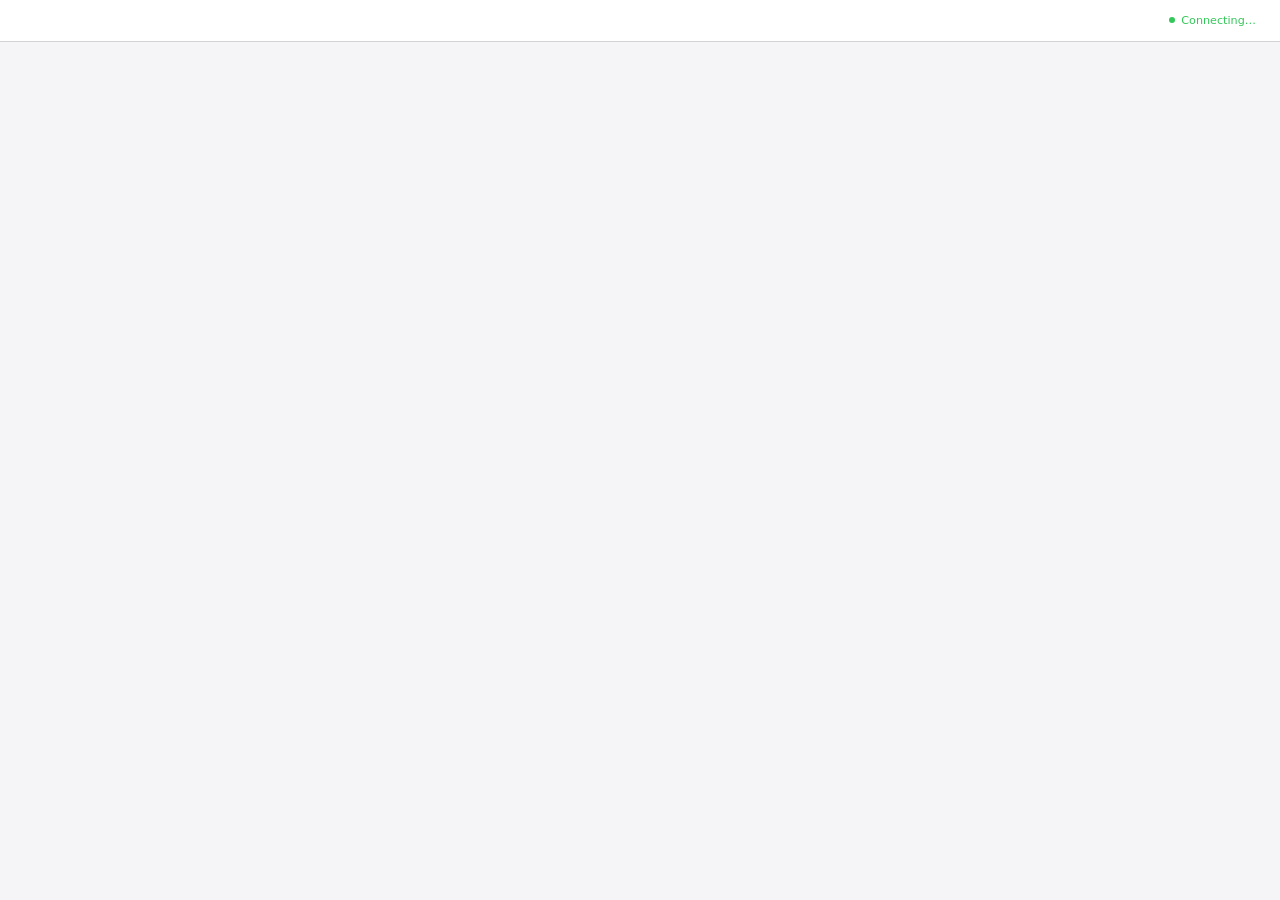
<file: .claude/skills/brainstorming/scripts/frame-template.html>
<!DOCTYPE html>
<html>
<head>
  <meta charset="utf-8">
  <title>Superpowers Brainstorming</title>
  <style>
    /*
     * BRAINSTORM COMPANION FRAME TEMPLATE
     *
     * This template provides a consistent frame with:
     * - OS-aware light/dark theming
     * - Header branding and connection status
     * - Scrollable main content area
     * - CSS helpers for common UI patterns
     *
     * Content is injected via placeholder comment in #frame-content.
     */

    * { box-sizing: border-box; margin: 0; padding: 0; }
    html, body { height: 100%; overflow: hidden; }

    /* ===== THEME VARIABLES ===== */
    :root {
      --bg-primary: #f5f5f7;
      --bg-secondary: #ffffff;
      --bg-tertiary: #e5e5e7;
      --border: #d1d1d6;
      --text-primary: #1d1d1f;
      --text-secondary: #86868b;
      --text-tertiary: #aeaeb2;
      --accent: #0071e3;
      --accent-hover: #0077ed;
      --success: #34c759;
      --warning: #ff9f0a;
      --error: #ff3b30;
      --selected-bg: #e8f4fd;
      --selected-border: #0071e3;
    }

    @media (prefers-color-scheme: dark) {
      :root {
        --bg-primary: #1d1d1f;
        --bg-secondary: #2d2d2f;
        --bg-tertiary: #3d3d3f;
        --border: #424245;
        --text-primary: #f5f5f7;
        --text-secondary: #86868b;
        --text-tertiary: #636366;
        --accent: #0a84ff;
        --accent-hover: #409cff;
        --selected-bg: rgba(10, 132, 255, 0.15);
        --selected-border: #0a84ff;
      }
    }

    body {
      font-family: system-ui, -apple-system, BlinkMacSystemFont, sans-serif;
      background: var(--bg-primary);
      color: var(--text-primary);
      display: flex;
      flex-direction: column;
      line-height: 1.5;
    }

    /* ===== FRAME STRUCTURE ===== */
    .brand { display: flex; align-items: center; min-width: 0; overflow: hidden; color: var(--text-secondary); line-height: 1; }
    .brand a { color: inherit; text-decoration: none; display: flex; align-items: center; gap: 0.5rem; min-width: 0; max-width: 100%; line-height: 1; }
    .brand-copy { display: block; min-width: 0; overflow: hidden; text-overflow: ellipsis; white-space: nowrap; line-height: 1; transform: translateY(-1px); }
    .brand-logo { display: block; height: 1em; width: auto; max-width: 180px; flex-shrink: 0; filter: invert(1); }
    @media (prefers-color-scheme: dark) {
      .brand-logo { filter: none; }
    }
    .status { font-size: 0.7rem; color: var(--status-color, var(--success)); display: flex; align-items: center; gap: 0.4rem; justify-self: end; white-space: nowrap; line-height: 1; }
    .status::before { content: ''; width: 6px; height: 6px; background: var(--status-color, var(--success)); border-radius: 50%; }

    .main { flex: 1; overflow-y: auto; }
    #frame-content { padding: 2rem; min-height: 100%; }

    .header {
      background: var(--bg-secondary);
      border-bottom: 1px solid var(--border);
      padding: 0.5rem 1.5rem;
      flex-shrink: 0;
      display: grid;
      grid-template-columns: minmax(0, 1fr) auto;
      align-items: center;
      gap: 1rem;
      min-height: 42px;
    }
    .header .brand { justify-self: start; width: 100%; font-size: 0.75rem; line-height: 1; }
    .header .status { grid-column: 2; line-height: 1; }
    .header span {
      font-size: 0.75rem;
      color: var(--text-secondary);
    }
    .header .selected-text {
      color: var(--accent);
      font-weight: 500;
    }

    /* ===== TYPOGRAPHY ===== */
    h2 { font-size: 1.5rem; font-weight: 600; margin-bottom: 0.5rem; }
    h3 { font-size: 1.1rem; font-weight: 600; margin-bottom: 0.25rem; }
    .subtitle { color: var(--text-secondary); margin-bottom: 1.5rem; }
    .section { margin-bottom: 2rem; }
    .label { font-size: 0.7rem; color: var(--text-secondary); text-transform: uppercase; letter-spacing: 0.05em; margin-bottom: 0.5rem; }

    /* ===== OPTIONS (for A/B/C choices) ===== */
    .options { display: flex; flex-direction: column; gap: 0.75rem; }
    .option {
      background: var(--bg-secondary);
      border: 2px solid var(--border);
      border-radius: 12px;
      padding: 1rem 1.25rem;
      cursor: pointer;
      transition: all 0.15s ease;
      display: flex;
      align-items: flex-start;
      gap: 1rem;
    }
    .option:hover { border-color: var(--accent); }
    .option.selected { background: var(--selected-bg); border-color: var(--selected-border); }
    .option .letter {
      background: var(--bg-tertiary);
      color: var(--text-secondary);
      width: 1.75rem; height: 1.75rem;
      border-radius: 6px;
      display: flex; align-items: center; justify-content: center;
      font-weight: 600; font-size: 0.85rem; flex-shrink: 0;
    }
    .option.selected .letter { background: var(--accent); color: white; }
    .option .content { flex: 1; }
    .option .content h3 { font-size: 0.95rem; margin-bottom: 0.15rem; }
    .option .content p { color: var(--text-secondary); font-size: 0.85rem; margin: 0; }

    /* ===== CARDS (for showing designs/mockups) ===== */
    .cards { display: grid; grid-template-columns: repeat(auto-fit, minmax(280px, 1fr)); gap: 1rem; }
    .card {
      background: var(--bg-secondary);
      border: 1px solid var(--border);
      border-radius: 12px;
      overflow: hidden;
      cursor: pointer;
      transition: all 0.15s ease;
    }
    .card:hover { border-color: var(--accent); transform: translateY(-2px); box-shadow: 0 4px 12px rgba(0,0,0,0.1); }
    .card.selected { border-color: var(--selected-border); border-width: 2px; }
    .card-image { background: var(--bg-tertiary); aspect-ratio: 16/10; display: flex; align-items: center; justify-content: center; }
    .card-body { padding: 1rem; }
    .card-body h3 { margin-bottom: 0.25rem; }
    .card-body p { color: var(--text-secondary); font-size: 0.85rem; }

    /* ===== MOCKUP CONTAINER ===== */
    .mockup {
      background: var(--bg-secondary);
      border: 1px solid var(--border);
      border-radius: 12px;
      overflow: hidden;
      margin-bottom: 1.5rem;
    }
    .mockup-header {
      background: var(--bg-tertiary);
      padding: 0.5rem 1rem;
      font-size: 0.75rem;
      color: var(--text-secondary);
      border-bottom: 1px solid var(--border);
    }
    .mockup-body { padding: 1.5rem; }

    /* ===== SPLIT VIEW (side-by-side comparison) ===== */
    .split { display: grid; grid-template-columns: 1fr 1fr; gap: 1.5rem; }
    @media (max-width: 700px) { .split { grid-template-columns: 1fr; } }

    /* ===== PROS/CONS ===== */
    .pros-cons { display: grid; grid-template-columns: 1fr 1fr; gap: 1rem; margin: 1rem 0; }
    .pros, .cons { background: var(--bg-secondary); border-radius: 8px; padding: 1rem; }
    .pros h4 { color: var(--success); font-size: 0.85rem; margin-bottom: 0.5rem; }
    .cons h4 { color: var(--error); font-size: 0.85rem; margin-bottom: 0.5rem; }
    .pros ul, .cons ul { margin-left: 1.25rem; font-size: 0.85rem; color: var(--text-secondary); }
    .pros li, .cons li { margin-bottom: 0.25rem; }

    /* ===== PLACEHOLDER (for mockup areas) ===== */
    .placeholder {
      background: var(--bg-tertiary);
      border: 2px dashed var(--border);
      border-radius: 8px;
      padding: 2rem;
      text-align: center;
      color: var(--text-tertiary);
    }

    /* ===== INLINE MOCKUP ELEMENTS ===== */
    .mock-nav { background: var(--accent); color: white; padding: 0.75rem 1rem; display: flex; gap: 1.5rem; font-size: 0.9rem; }
    .mock-sidebar { background: var(--bg-tertiary); padding: 1rem; min-width: 180px; }
    .mock-content { padding: 1.5rem; flex: 1; }
    .mock-button { background: var(--accent); color: white; border: none; padding: 0.5rem 1rem; border-radius: 6px; font-size: 0.85rem; }
    .mock-input { background: var(--bg-primary); border: 1px solid var(--border); border-radius: 6px; padding: 0.5rem; width: 100%; }
  </style>
</head>
<body>
  <div class="header">
    <!-- BRANDING -->
    <div class="status">Connecting…</div>
  </div>

  <div class="main">
    <div id="frame-content">
      <!-- CONTENT -->
    </div>
  </div>

</body>
</html>
</file>
<file: css/main.css>
/* ==========================================================================
   BINDWELL - design system
   One stylesheet, no build step. Sections:
     1  Tokens
     2  Reset and base
     3  Typography
     4  Layout: container, section, grid, panel
     5  Buttons
     6  Nav (desktop + mobile)
     7  Search input
     8  Chips
     9  Thumbnails
    10  Star display
    11  Badges
    12  Course card
    13  Accordion
    14  Testimonial + avatar
    15  Buy card + mobile buy bar
    16  Form fields
    17  Order summary + cart line items
    18  Plan cards
    19  Course detail parts, status, empty state, notice
    20  Footer
    21  3D viewport
    22  Motion (reveal, hero, reduced motion)
    23  Utilities
   ========================================================================== */

/* ==========================================================================
   1. Tokens
   ========================================================================== */

:root {
  /* Color. One light warm theme, locked. No dark mode. */
  --paper: #FAF9F5;
  --paper-tint: #F0EEE6;
  --card: #FFFFFF;
  --ink: #141413;
  --ink-2: #6E6D66;
  --ink-3: #A8A69E;
  --hairline: #E5E3DA;
  --hairline-strong: #D6D3C6;
  --accent: #D97757;
  --accent-hover: #BD5D3A;
  --accent-tint: #FBF0EA;
  --star: #D97757;
  --sage: #788C7F;
  --sage-deep: #5C7265;
  --sage-tint: #EEF2EF;
  --error: #B04A33;
  --focus: #D97757;
  /* Thumbnail plate for Product & Career (design spec section 9.3). */
  --thumb-career: #F5F1E8;

  /* Type */
  --font-serif: "Source Serif 4", Georgia, "Times New Roman", serif;
  --font-sans: "Inter", -apple-system, BlinkMacSystemFont, "Segoe UI", Roboto,
    Helvetica, Arial, sans-serif;

  /* Spacing scale. Nothing off-scale. */
  --s-4: 4px;
  --s-8: 8px;
  --s-12: 12px;
  --s-16: 16px;
  --s-24: 24px;
  --s-32: 32px;
  --s-48: 48px;
  --s-64: 64px;
  --s-96: 96px;

  /* Radius */
  --r-card: 12px;
  --r-ctl: 8px;
  --r-chip: 999px;
  --r-badge: 6px;

  /* Shadow. Exactly two. */
  --shadow-1: 0 1px 3px rgba(20, 20, 19, 0.08);
  --shadow-2: 0 6px 16px rgba(20, 20, 19, 0.10);

  /* Motion */
  --ease-out: cubic-bezier(0.23, 1, 0.32, 1);
  --ease-drawer: cubic-bezier(0.32, 0.72, 0, 1);
  --dur-press: 100ms;
  --dur-fast: 150ms;
  --dur-card: 180ms;
  --dur-panel: 200ms;
  --dur-hero: 220ms;
  --dur-drawer: 240ms;

  /* Layout */
  --container: 1280px;
  --pad-x: 24px;
  --nav-h: 72px;
  --sticky-top: 88px;
}

@media (max-width: 640px) {
  :root {
    --pad-x: 16px;
  }
}

/* ==========================================================================
   2. Reset and base
   ========================================================================== */

*,
*::before,
*::after {
  box-sizing: border-box;
}

html {
  -webkit-text-size-adjust: 100%;
  scroll-behavior: smooth;
  scroll-padding-top: var(--sticky-top);
}

body {
  margin: 0;
  background: var(--paper);
  color: var(--ink);
  font-family: var(--font-sans);
  font-size: 16px;
  line-height: 1.6;
  font-weight: 400;
  -webkit-font-smoothing: antialiased;
  -moz-osx-font-smoothing: grayscale;
}

h1,
h2,
h3,
h4,
p,
figure,
blockquote,
ul,
ol,
dl,
dd {
  margin: 0;
}

ul,
ol {
  padding: 0;
  list-style: none;
}

img,
svg,
canvas {
  max-width: 100%;
}

img {
  height: auto;
  display: block;
}

a {
  color: inherit;
  text-decoration: none;
}

button,
input,
select,
textarea {
  font: inherit;
  color: inherit;
  margin: 0;
}

button {
  background: none;
  border: 0;
  padding: 0;
  cursor: pointer;
}

hr {
  border: 0;
  border-top: 1px solid var(--hairline);
  margin: 0;
}

:focus-visible {
  outline: 2px solid var(--focus);
  outline-offset: 2px;
}

::selection {
  background: var(--accent-tint);
  color: var(--ink);
}

.visually-hidden {
  position: absolute;
  width: 1px;
  height: 1px;
  padding: 0;
  margin: -1px;
  overflow: hidden;
  clip: rect(0 0 0 0);
  clip-path: inset(50%);
  white-space: nowrap;
  border: 0;
}

.skip-link {
  position: absolute;
  left: var(--s-16);
  top: -60px;
  z-index: 60;
  background: var(--card);
  border: 1px solid var(--hairline-strong);
  border-radius: var(--r-ctl);
  padding: var(--s-8) var(--s-16);
  font-size: 0.875rem;
  font-weight: 600;
  transition: top var(--dur-fast) ease;
}

.skip-link:focus {
  top: var(--s-16);
}

/* ==========================================================================
   3. Typography
   Serif is rationed: hero display, H1, H2, quotes, wordmark, plus the two
   decorative uses the spec grants it (thumbnail drop-cap, avatar initials).
   Everything else is Inter.
   ========================================================================== */

.display {
  font-family: var(--font-serif);
  font-weight: 600;
  font-size: clamp(2.375rem, 4.5vw, 3.25rem);
  line-height: 1.12;
  letter-spacing: -0.015em;
}

.h1 {
  font-family: var(--font-serif);
  font-weight: 600;
  font-size: 2.25rem;
  line-height: 1.15;
  letter-spacing: -0.01em;
}

.h2 {
  font-family: var(--font-serif);
  font-weight: 600;
  font-size: 1.625rem;
  line-height: 1.2;
  letter-spacing: -0.005em;
}

.h3 {
  font-family: var(--font-sans);
  font-weight: 600;
  font-size: 1.125rem;
  line-height: 1.35;
  letter-spacing: -0.01em;
}

.body {
  font-size: 1rem;
  line-height: 1.6;
  max-width: 68ch;
}

.body-sm {
  font-size: 0.875rem;
  line-height: 1.55;
}

.meta {
  font-size: 0.8125rem;
  line-height: 1.4;
  color: var(--ink-2);
  font-variant-numeric: tabular-nums;
}

.label {
  font-size: 0.75rem;
  line-height: 1.2;
  font-weight: 600;
  letter-spacing: 0.02em;
}

.price {
  font-family: var(--font-sans);
  font-size: 1.125rem;
  line-height: 1;
  font-weight: 600;
  font-variant-numeric: tabular-nums;
  color: var(--ink);
}

.price-lg {
  font-family: var(--font-sans);
  font-size: 1.75rem;
  line-height: 1;
  font-weight: 600;
  font-variant-numeric: tabular-nums;
  color: var(--ink);
}

.quote-type {
  font-family: var(--font-serif);
  font-weight: 500;
  font-style: italic;
  font-size: 1.25rem;
  line-height: 1.5;
  padding-bottom: var(--s-4);
}

.t-2 {
  color: var(--ink-2);
}

.t-3 {
  color: var(--ink-3);
}

/* Body links: ink with a hairline underline; never blue. */
.link {
  color: var(--ink);
  text-decoration: underline;
  text-decoration-color: var(--hairline-strong);
  text-decoration-thickness: 1px;
  text-underline-offset: 3px;
  transition: color var(--dur-fast) ease, text-decoration-color var(--dur-fast) ease;
}

@media (hover: hover) and (pointer: fine) {
  .link:hover {
    color: var(--accent-hover);
    text-decoration-color: var(--accent-hover);
  }
}

.bullet-list {
  list-style: disc;
  padding-left: 1.15em;
  font-size: 0.875rem;
  line-height: 1.55;
  color: var(--ink-2);
}

.bullet-list > li + li {
  margin-top: var(--s-8);
}

/* ==========================================================================
   4. Layout
   ========================================================================== */

.container {
  width: 100%;
  max-width: var(--container);
  margin: 0 auto;
  padding-left: var(--pad-x);
  padding-right: var(--pad-x);
}

.section {
  padding-top: var(--s-64);
  padding-bottom: var(--s-64);
}

.section--tight {
  padding-top: var(--s-48);
  padding-bottom: var(--s-48);
}

.section--flush-top {
  padding-top: 0;
}

.section--tint {
  background: var(--paper-tint);
}

@media (max-width: 768px) {
  .section {
    padding-top: var(--s-48);
    padding-bottom: var(--s-48);
  }
}

/* Section header: H2 (+ optional lede) left, optional link right. */
.section__head {
  display: flex;
  flex-wrap: wrap;
  align-items: baseline;
  justify-content: space-between;
  gap: var(--s-8) var(--s-24);
  margin-bottom: var(--s-24);
}

.section__heading {
  display: flex;
  flex-direction: column;
  gap: var(--s-4);
}

.section__lede {
  color: var(--ink-2);
  font-size: 0.875rem;
  line-height: 1.55;
  max-width: 60ch;
}

.section__link {
  font-size: 0.875rem;
  font-weight: 600;
  color: var(--ink);
  white-space: nowrap;
  transition: color var(--dur-fast) ease;
}

@media (hover: hover) and (pointer: fine) {
  .section__link:hover {
    color: var(--accent-hover);
  }
}

/* Grids. Every grid declares its collapse. */
.grid-cards {
  display: grid;
  grid-template-columns: 1fr;
  gap: var(--s-16);
}

.grid-3 {
  display: grid;
  grid-template-columns: 1fr;
  gap: var(--s-24);
}

.grid-2 {
  display: grid;
  grid-template-columns: 1fr;
  gap: var(--s-24);
}

.split-7-5,
.split-8-4,
.split-5-7 {
  display: grid;
  grid-template-columns: 1fr;
  gap: var(--s-24);
}

@media (min-width: 640px) {
  .grid-cards {
    grid-template-columns: repeat(2, minmax(0, 1fr));
    gap: var(--s-24);
  }

  .grid-2 {
    grid-template-columns: repeat(2, minmax(0, 1fr));
  }
}

@media (min-width: 768px) {
  .grid-3 {
    grid-template-columns: repeat(3, minmax(0, 1fr));
    gap: var(--s-32);
  }
}

@media (min-width: 1024px) {
  .grid-cards {
    grid-template-columns: repeat(4, minmax(0, 1fr));
  }

  .split-7-5 {
    grid-template-columns: 7fr 5fr;
    gap: var(--s-48);
  }

  .split-5-7 {
    grid-template-columns: 5fr 7fr;
    gap: var(--s-48);
  }

  .split-8-4 {
    grid-template-columns: 8fr 4fr;
    gap: var(--s-48);
    align-items: center;
  }
}

/* Two-column page shell: main + sticky sidebar (course detail, checkout). */
.shell {
  display: grid;
  grid-template-columns: 1fr;
  gap: var(--s-32);
}

@media (min-width: 1024px) {
  .shell {
    grid-template-columns: minmax(0, 8fr) minmax(0, 4fr);
    gap: var(--s-48);
    align-items: start;
  }

  .shell--7-5 {
    grid-template-columns: minmax(0, 7fr) minmax(0, 5fr);
  }

  .sticky {
    position: sticky;
    top: var(--sticky-top);
  }
}

/* Plain white surface. Every card: hairline + shadow-1, always both. */
.panel {
  background: var(--card);
  border: 1px solid var(--hairline);
  border-radius: var(--r-card);
  box-shadow: var(--shadow-1);
  padding: var(--s-24);
}

.panel--flush {
  padding: 0;
}

.stack-8 > * + * {
  margin-top: var(--s-8);
}

.stack-12 > * + * {
  margin-top: var(--s-12);
}

.stack-16 > * + * {
  margin-top: var(--s-16);
}

.stack-24 > * + * {
  margin-top: var(--s-24);
}

.stack-32 > * + * {
  margin-top: var(--s-32);
}

.stack-48 > * + * {
  margin-top: var(--s-48);
}

/* ==========================================================================
   5. Buttons
   ========================================================================== */

.btn {
  display: inline-grid;
  grid-template-areas: "b";
  place-items: center;
  height: 48px;
  padding: 0 var(--s-24);
  border-radius: var(--r-ctl);
  border: 1px solid transparent;
  font-family: var(--font-sans);
  font-size: 1rem;
  font-weight: 600;
  line-height: 1;
  white-space: nowrap;
  text-align: center;
  cursor: pointer;
  transition: background-color var(--dur-fast) ease, border-color var(--dur-fast) ease,
    color var(--dur-fast) ease, transform var(--dur-press) ease-out,
    box-shadow var(--dur-fast) ease;
}

.btn > * {
  grid-area: b;
}

.btn--sm {
  height: 40px;
  padding: 0 var(--s-16);
}

.btn--block {
  display: grid;
  width: 100%;
}

.btn--primary {
  background: var(--accent);
  color: #FFFFFF;
}

.btn--secondary {
  background: transparent;
  border-color: var(--hairline-strong);
  color: var(--ink);
}

.btn--ghost {
  background: transparent;
  color: var(--ink-2);
  padding: 0 var(--s-12);
}

@media (hover: hover) and (pointer: fine) {
  .btn--primary:hover {
    background: var(--accent-hover);
  }

  .btn--secondary:hover {
    border-color: var(--ink);
    background: var(--paper-tint);
  }

  .btn--ghost:hover {
    color: var(--ink);
    background: var(--paper-tint);
  }

  .btn--danger:hover {
    color: var(--error);
    background: var(--paper-tint);
  }
}

.btn:active:not(:disabled):not(.is-disabled):not(.is-loading) {
  transform: scale(0.98);
}

.btn:disabled,
.btn.is-disabled {
  cursor: not-allowed;
  pointer-events: none;
}

.btn--primary:disabled,
.btn--primary.is-disabled {
  background: var(--hairline);
  color: var(--ink-3);
}

.btn--secondary:disabled,
.btn--secondary.is-disabled {
  border-color: var(--hairline);
  color: var(--ink-3);
}

.btn--ghost:disabled,
.btn--ghost.is-disabled {
  color: var(--ink-3);
}

/* Loading. Both spans share one grid cell, so width never jumps. */
.btn__label,
.btn__loading {
  display: inline-flex;
  align-items: center;
  justify-content: center;
  gap: var(--s-8);
  transition: opacity var(--dur-fast) ease;
}

.btn__loading {
  opacity: 0;
  visibility: hidden;
}

.btn.is-loading {
  pointer-events: none;
}

.btn.is-loading .btn__label {
  opacity: 0;
  visibility: hidden;
}

.btn.is-loading .btn__loading {
  opacity: 1;
  visibility: visible;
}

.btn__spinner {
  width: 16px;
  height: 16px;
  border-radius: var(--r-chip);
  border: 2px solid rgba(255, 255, 255, 0.35);
  border-top-color: #FFFFFF;
  animation: bw-spin 600ms linear infinite;
}

@keyframes bw-spin {
  to {
    transform: rotate(360deg);
  }
}

.btn-row {
  display: flex;
  flex-wrap: wrap;
  align-items: center;
  gap: var(--s-16);
}

/* Inline icon used inside buttons, lists and the nav. */
.icon {
  width: 20px;
  height: 20px;
  flex: none;
  fill: none;
  stroke: currentColor;
  stroke-width: 1.75;
  stroke-linecap: round;
  stroke-linejoin: round;
}

.icon--sm {
  width: 16px;
  height: 16px;
}

.icon--lg {
  width: 24px;
  height: 24px;
}

/* ==========================================================================
   6. Nav
   ========================================================================== */

.wordmark {
  font-family: var(--font-serif);
  font-weight: 600;
  font-size: 22px;
  line-height: 1;
  letter-spacing: -0.01em;
  color: var(--ink);
  white-space: nowrap;
}

.wordmark__dot {
  color: var(--accent);
}

.nav {
  position: sticky;
  top: 0;
  z-index: 40;
  background: var(--card);
  box-shadow: var(--shadow-1);
}

.nav__inner {
  display: flex;
  align-items: center;
  gap: var(--s-16);
  height: var(--nav-h);
}

.nav__links {
  display: flex;
  align-items: center;
  gap: var(--s-24);
}

.nav__link {
  position: relative;
  font-size: 0.875rem;
  font-weight: 500;
  color: var(--ink);
  padding: var(--s-4) 0;
  transition: color var(--dur-fast) ease;
}

@media (hover: hover) and (pointer: fine) {
  .nav__link:hover {
    color: var(--accent-hover);
  }
}

.nav__link[aria-current="page"] {
  color: var(--accent-hover);
}

.nav__link[aria-current="page"]::after {
  content: "";
  position: absolute;
  left: 0;
  right: 0;
  bottom: -6px;
  height: 2px;
  background: var(--accent);
  border-radius: var(--r-chip);
}

.nav__search {
  flex: 1 1 auto;
  max-width: 480px;
}

.nav__actions {
  display: flex;
  align-items: center;
  gap: var(--s-8);
  margin-left: auto;
}

.nav__cart {
  position: relative;
  display: inline-flex;
  align-items: center;
  justify-content: center;
  width: 40px;
  height: 40px;
  border-radius: var(--r-ctl);
  color: var(--ink);
  transition: background-color var(--dur-fast) ease;
}

@media (hover: hover) and (pointer: fine) {
  .nav__cart:hover {
    background: var(--paper-tint);
  }
}

.nav__cart-count {
  position: absolute;
  top: 2px;
  right: 0;
  min-width: 18px;
  height: 18px;
  padding: 0 5px;
  border-radius: var(--r-chip);
  background: var(--accent);
  color: #FFFFFF;
  font-size: 11px;
  font-weight: 600;
  line-height: 18px;
  text-align: center;
  font-variant-numeric: tabular-nums;
}

.nav__status {
  margin-left: auto;
  color: var(--ink-2);
  font-size: 0.8125rem;
}

.nav__toggle,
.nav__search-toggle {
  display: none;
  align-items: center;
  justify-content: center;
  width: 40px;
  height: 40px;
  border-radius: var(--r-ctl);
  color: var(--ink);
  transition: background-color var(--dur-fast) ease;
}

@media (hover: hover) and (pointer: fine) {
  .nav__toggle:hover,
  .nav__search-toggle:hover {
    background: var(--paper-tint);
  }
}

.nav__toggle .icon--close,
.nav__toggle[aria-expanded="true"] .icon--open {
  display: none;
}

.nav__toggle[aria-expanded="true"] .icon--close {
  display: block;
}

/* Mobile search row, revealed under the nav. */
.nav__mobile-search {
  display: none;
  overflow: hidden;
  border-top: 1px solid var(--hairline);
  background: var(--card);
  grid-template-rows: 0fr;
  opacity: 0;
  transition: grid-template-rows var(--dur-drawer) var(--ease-drawer),
    opacity var(--dur-drawer) var(--ease-drawer);
}

.nav__mobile-search.is-open {
  grid-template-rows: 1fr;
  opacity: 1;
}

.nav__mobile-search > div {
  min-height: 0;
  overflow: hidden;
}

.nav__mobile-search .search {
  margin: var(--s-12) 0;
}

/* Mobile panel */
.nav__panel {
  display: none;
  position: absolute;
  left: 0;
  right: 0;
  top: 100%;
  z-index: 39;
  background: var(--card);
  box-shadow: var(--shadow-2);
  border-top: 1px solid var(--hairline);
  padding: var(--s-8) var(--pad-x) var(--s-24);
  opacity: 0;
  transform: translateY(-8px);
  pointer-events: none;
  visibility: hidden;
  transition: opacity 180ms var(--ease-drawer), transform 180ms var(--ease-drawer),
    visibility 180ms;
}

.nav__panel.is-open {
  opacity: 1;
  transform: translateY(0);
  pointer-events: auto;
  visibility: visible;
  transition-duration: var(--dur-drawer);
}

.nav__panel-link {
  display: block;
  padding: var(--s-16) 0;
  font-size: 18px;
  font-weight: 500;
  color: var(--ink);
  border-bottom: 1px solid var(--hairline);
  transition: color var(--dur-fast) ease;
}

@media (hover: hover) and (pointer: fine) {
  .nav__panel-link:hover {
    color: var(--accent-hover);
  }
}

.nav__panel-actions {
  margin-top: var(--s-24);
}

.nav__backdrop {
  display: none;
  position: fixed;
  inset: 0;
  z-index: 38;
  background: rgba(20, 20, 19, 0.16);
  opacity: 0;
  transition: opacity 180ms ease;
}

.nav__backdrop.is-open {
  display: block;
  opacity: 1;
}

@media (max-width: 1023px) {
  .nav__links {
    display: none;
  }
}

@media (max-width: 767px) {
  .nav__inner .nav__search,
  .nav__inner .nav__signin {
    display: none;
  }

  .nav__toggle,
  .nav__search-toggle {
    display: inline-flex;
  }

  .nav__mobile-search {
    display: grid;
  }

  .nav__panel {
    display: block;
  }
}

/* ==========================================================================
   7. Search input
   ========================================================================== */

.search {
  display: flex;
  align-items: center;
  gap: var(--s-8);
  width: 100%;
  height: 44px;
  padding: 0 var(--s-8) 0 var(--s-12);
  background: var(--card);
  border: 1px solid var(--hairline);
  border-radius: var(--r-ctl);
  transition: border-color var(--dur-fast) ease;
}

.search--lg {
  height: 56px;
  border-radius: var(--r-chip);
  padding: 0 var(--s-8) 0 var(--s-24);
}

@media (hover: hover) and (pointer: fine) {
  .search:hover {
    border-color: var(--hairline-strong);
  }
}

.search:focus-within {
  border-color: var(--accent);
  outline: 2px solid var(--focus);
  outline-offset: 2px;
}

.search:focus-within .search__icon {
  color: var(--ink-2);
}

.search__icon {
  color: var(--ink-3);
  transition: color var(--dur-fast) ease;
}

.search__input {
  flex: 1 1 auto;
  min-width: 0;
  height: 100%;
  border: 0;
  background: transparent;
  font-size: 0.875rem;
  color: var(--ink);
  outline: none;
}

.search--lg .search__input {
  font-size: 17px;
}

.search__input::placeholder {
  color: var(--ink-3);
}

.search__submit {
  flex: none;
}

.search.is-disabled {
  background: var(--paper-tint);
  color: var(--ink-3);
}

/* ==========================================================================
   8. Chips
   ========================================================================== */

.chip-row {
  display: flex;
  align-items: center;
  gap: var(--s-8);
  overflow-x: auto;
  scrollbar-width: none;
  scroll-padding-inline: var(--s-16);
  padding-bottom: 2px;
}

.chip-row::-webkit-scrollbar {
  display: none;
}

.chip-group {
  display: flex;
  align-items: center;
  gap: var(--s-8);
}

.chip {
  display: inline-flex;
  align-items: center;
  height: 36px;
  padding: 0 var(--s-16);
  border-radius: var(--r-chip);
  border: 1px solid var(--hairline);
  background: var(--card);
  color: var(--ink);
  font-size: 0.875rem;
  font-weight: 500;
  line-height: 1;
  white-space: nowrap;
  cursor: pointer;
  transition: background-color var(--dur-fast) ease, border-color var(--dur-fast) ease,
    color var(--dur-fast) ease, transform var(--dur-press) ease-out;
}

@media (hover: hover) and (pointer: fine) {
  .chip:hover {
    border-color: var(--hairline-strong);
    background: var(--paper-tint);
  }
}

.chip:active:not(:disabled) {
  transform: scale(0.98);
}

.chip[aria-pressed="true"],
.chip.is-active {
  background: var(--accent-tint);
  border-color: var(--accent);
  color: var(--accent-hover);
}

.chip:disabled {
  color: var(--ink-3);
  cursor: not-allowed;
  pointer-events: none;
}

/* ==========================================================================
   9. Thumbnails
   Tinted plate (here) + line-art motif (img/motif-*.svg) + ghosted serif
   initial. Decorative throughout; the title carries the meaning.
   ========================================================================== */

.thumb {
  position: relative;
  display: block;
  width: 100%;
  aspect-ratio: 16 / 10;
  overflow: hidden;
  background: var(--paper-tint);
}

.thumb--engineering {
  background: var(--paper-tint);
}

.thumb--design {
  background: var(--accent-tint);
}

.thumb--data {
  background: var(--sage-tint);
}

.thumb--career {
  background: var(--thumb-career);
}

.thumb__art {
  position: absolute;
  inset: 0;
  width: 100%;
  height: 100%;
  object-fit: cover;
}

.thumb__initial {
  position: absolute;
  right: 10px;
  bottom: -14px;
  font-family: var(--font-serif);
  font-weight: 600;
  font-size: 72px;
  line-height: 1;
  color: rgba(20, 20, 19, 0.12);
  pointer-events: none;
  user-select: none;
}

/* 96x64 crop used by cart line items. */
.thumb--line {
  width: 96px;
  aspect-ratio: 3 / 2;
  flex: none;
  border-radius: var(--r-badge);
}

.thumb--line .thumb__initial {
  font-size: 34px;
  right: 4px;
  bottom: -6px;
}

/* ==========================================================================
   10. Star display
   ========================================================================== */

.stars {
  --stars-w: 70px;
  --stars-h: 14px;
  position: relative;
  display: inline-block;
  width: var(--stars-w);
  height: var(--stars-h);
  flex: none;
  vertical-align: middle;
}

.stars--sm {
  --stars-w: 70px;
  --stars-h: 14px;
}

.stars--md {
  --stars-w: 90px;
  --stars-h: 18px;
}

.stars__glyphs {
  position: absolute;
  top: 0;
  left: 0;
  display: block;
  width: var(--stars-w);
  height: var(--stars-h);
}

.stars__glyphs--track {
  fill: var(--hairline-strong);
}

.stars__glyphs--fill {
  fill: var(--star);
}

.stars__fill {
  position: absolute;
  top: 0;
  left: 0;
  height: var(--stars-h);
  width: var(--star-fill, 0%);
  overflow: hidden;
}

/* ==========================================================================
   11. Badges
   ========================================================================== */

.badge {
  display: inline-block;
  padding: 3px var(--s-8);
  border-radius: var(--r-badge);
  font-size: 0.75rem;
  font-weight: 600;
  line-height: 1.2;
  letter-spacing: 0.02em;
}

.badge--bestseller {
  background: var(--sage-tint);
  color: var(--sage-deep);
}

.badge--new {
  background: var(--accent-tint);
  color: var(--accent-hover);
}

.badge--cohort {
  background: var(--paper-tint);
  color: var(--ink-2);
}

/* ==========================================================================
   12. Course card
   ========================================================================== */

.card {
  display: flex;
  flex-direction: column;
  background: var(--card);
  border: 1px solid var(--hairline);
  border-radius: var(--r-card);
  box-shadow: var(--shadow-1);
  overflow: hidden;
  color: var(--ink);
  transition: transform var(--dur-card) var(--ease-out),
    box-shadow var(--dur-card) var(--ease-out), border-color var(--dur-card) ease;
}

@media (hover: hover) and (pointer: fine) {
  .card:hover {
    transform: translateY(-2px);
    box-shadow: var(--shadow-2);
    border-color: var(--hairline-strong);
  }
}

.card:active {
  transform: translateY(0) scale(0.99);
}

.card__thumb {
  border-bottom: 1px solid var(--hairline);
}

.card__body {
  display: flex;
  flex-direction: column;
  gap: var(--s-4);
  padding: var(--s-16);
  flex: 1 1 auto;
}

.card__badge {
  display: block;
  margin-bottom: var(--s-4);
}

.card__title {
  display: -webkit-box;
  -webkit-line-clamp: 2;
  line-clamp: 2;
  -webkit-box-orient: vertical;
  overflow: hidden;
  font-size: 1rem;
  font-weight: 600;
  line-height: 1.3;
  letter-spacing: -0.01em;
  color: var(--ink);
}

.card__instructor {
  display: block;
  white-space: nowrap;
  overflow: hidden;
  text-overflow: ellipsis;
}

.card__rating {
  display: flex;
  align-items: center;
  gap: var(--s-8);
}

.card__score {
  font-size: 0.875rem;
  font-weight: 600;
  color: var(--ink);
  font-variant-numeric: tabular-nums;
}

.card__meta {
  display: block;
}

.card__price {
  margin-top: auto;
  padding-top: var(--s-8);
}

/* Filter transitions (catalog). */
.card-slot {
  transition: opacity var(--dur-fast) ease;
}

.card-slot.is-fading {
  opacity: 0;
}

.card-slot.is-filtered-out {
  display: none;
}

/* ==========================================================================
   13. Accordion
   ========================================================================== */

.acc {
  background: var(--card);
  border: 1px solid var(--hairline);
  border-radius: var(--r-card);
  box-shadow: var(--shadow-1);
  overflow: hidden;
}

.acc__item + .acc__item {
  border-top: 1px solid var(--hairline);
}

.acc__trigger {
  display: flex;
  align-items: center;
  justify-content: space-between;
  gap: var(--s-16);
  width: 100%;
  padding: var(--s-16);
  text-align: left;
  color: var(--ink);
  transition: background-color var(--dur-fast) ease;
}

.acc__trigger:focus-visible {
  outline-offset: -2px;
}

@media (hover: hover) and (pointer: fine) {
  .acc__trigger:hover {
    background: var(--paper-tint);
  }
}

.acc__title {
  font-size: 0.9375rem;
  font-weight: 600;
  line-height: 1.35;
}

.acc__right {
  display: flex;
  align-items: center;
  gap: var(--s-12);
  flex: none;
}

.acc__meta {
  font-size: 0.8125rem;
  color: var(--ink-2);
  font-variant-numeric: tabular-nums;
  white-space: nowrap;
}

.acc__chevron {
  color: var(--ink-2);
  transition: transform var(--dur-panel) var(--ease-out);
}

.acc__item.is-open .acc__chevron {
  transform: rotate(180deg);
}

.acc__panel {
  display: grid;
  grid-template-rows: 0fr;
  transition: grid-template-rows 160ms var(--ease-out);
}

.acc__item.is-open .acc__panel {
  grid-template-rows: 1fr;
  transition-duration: var(--dur-panel);
}

.acc__clip {
  overflow: hidden;
  min-height: 0;
}

.acc__inner {
  padding: 0 var(--s-16) var(--s-16);
  opacity: 0;
  transition: opacity 120ms ease;
}

.acc__item.is-open .acc__inner {
  opacity: 1;
  transition-delay: 40ms;
}

.acc__lesson {
  display: flex;
  align-items: baseline;
  justify-content: space-between;
  gap: var(--s-16);
  padding: 10px 0;
  font-size: 0.875rem;
  line-height: 1.55;
}

.acc__lesson + .acc__lesson {
  border-top: 1px solid var(--hairline);
}

.acc__lesson span:last-child {
  color: var(--ink-2);
  font-size: 0.8125rem;
  font-variant-numeric: tabular-nums;
  white-space: nowrap;
}

.acc__text {
  font-size: 0.875rem;
  line-height: 1.55;
  color: var(--ink-2);
  max-width: 65ch;
}

.acc__item.no-anim .acc__panel,
.acc__item.no-anim .acc__inner,
.acc__item.no-anim .acc__chevron {
  transition: none;
}

/* ==========================================================================
   14. Testimonial + avatar
   ========================================================================== */

.quote {
  display: flex;
  flex-direction: column;
  gap: var(--s-16);
  background: var(--card);
  border: 1px solid var(--hairline);
  border-radius: var(--r-card);
  box-shadow: var(--shadow-1);
  padding: var(--s-24);
}

.quote__body {
  font-family: var(--font-serif);
  font-weight: 500;
  font-style: italic;
  font-size: 1.25rem;
  line-height: 1.5;
  padding-bottom: var(--s-4);
  color: var(--ink);
}

.quote__attr {
  display: flex;
  align-items: center;
  gap: var(--s-12);
  margin-top: auto;
}

.quote__name {
  display: block;
  font-size: 0.875rem;
  font-weight: 600;
  line-height: 1.35;
}

.quote__role {
  display: block;
  font-size: 0.8125rem;
  line-height: 1.4;
  color: var(--ink-2);
}

.avatar {
  display: inline-flex;
  align-items: center;
  justify-content: center;
  width: 40px;
  height: 40px;
  flex: none;
  border-radius: var(--r-chip);
  background: var(--paper-tint);
  color: var(--ink);
  font-family: var(--font-serif);
  font-weight: 600;
  font-size: 15px;
  line-height: 1;
}

.avatar--lg {
  width: 64px;
  height: 64px;
  font-size: 22px;
}

/* ==========================================================================
   15. Buy card + mobile buy bar
   ========================================================================== */

.buy {
  background: var(--card);
  border: 1px solid var(--hairline);
  border-radius: var(--r-card);
  box-shadow: var(--shadow-1);
  overflow: hidden;
}

.buy__media {
  border-bottom: 1px solid var(--hairline);
}

.buy__body {
  padding: var(--s-24);
  display: flex;
  flex-direction: column;
  gap: var(--s-16);
}

.buy__price {
  display: flex;
  align-items: baseline;
  gap: var(--s-8);
}

.buy__note {
  font-size: 0.8125rem;
  line-height: 1.4;
  color: var(--ink-2);
  opacity: 0;
  transition: opacity var(--dur-fast) ease;
}

.buy__note.is-visible {
  opacity: 1;
}

.buy__list {
  display: flex;
  flex-direction: column;
  gap: var(--s-8);
}

.buy__item {
  display: flex;
  align-items: flex-start;
  gap: var(--s-8);
  font-size: 0.875rem;
  line-height: 1.55;
}

.buy__item .icon {
  color: var(--ink-2);
  margin-top: 2px;
}

.buy__foot {
  font-size: 0.8125rem;
  color: var(--ink-2);
}

/* <1024: fixed bottom bar. */
.buybar {
  position: fixed;
  left: 0;
  right: 0;
  bottom: 0;
  z-index: 30;
  display: flex;
  align-items: center;
  justify-content: space-between;
  gap: var(--s-16);
  padding: var(--s-12) var(--pad-x);
  background: var(--card);
  border-top: 1px solid var(--hairline);
  box-shadow: 0 -6px 16px rgba(20, 20, 19, 0.10);
}

@media (min-width: 1024px) {
  .buybar {
    display: none;
  }
}

/* ==========================================================================
   16. Form fields
   ========================================================================== */

.field {
  display: flex;
  flex-direction: column;
  gap: var(--s-4);
}

.field__label {
  font-size: 0.75rem;
  font-weight: 600;
  letter-spacing: 0.02em;
  color: var(--ink);
}

.field__input,
.field__select {
  height: 48px;
  width: 100%;
  padding: var(--s-12) var(--s-16);
  background: var(--card);
  border: 1px solid var(--hairline);
  border-radius: var(--r-ctl);
  font-size: 1rem;
  color: var(--ink);
  transition: border-color var(--dur-fast) ease;
}

.field__select {
  appearance: none;
  -webkit-appearance: none;
  padding-right: var(--s-32);
  background-image: url("data:image/svg+xml,%3Csvg xmlns='http://www.w3.org/2000/svg' width='20' height='20' viewBox='0 0 20 20' fill='none' stroke='%236E6D66' stroke-width='1.75' stroke-linecap='round' stroke-linejoin='round'%3E%3Cpath d='M5 8l5 5 5-5'/%3E%3C/svg%3E");
  background-repeat: no-repeat;
  background-position: right var(--s-12) center;
}

@media (hover: hover) and (pointer: fine) {
  .field__input:hover,
  .field__select:hover {
    border-color: var(--hairline-strong);
  }
}

.field__input:focus,
.field__select:focus {
  border-color: var(--accent);
}

.field__input::placeholder {
  color: var(--ink-3);
}

.field__input:disabled,
.field__select:disabled {
  background: var(--paper-tint);
  color: var(--ink-3);
  cursor: not-allowed;
}

.field__help {
  font-size: 0.8125rem;
  line-height: 1.4;
  color: var(--ink-2);
}

.field__error {
  display: none;
  font-size: 0.8125rem;
  line-height: 1.4;
  color: var(--error);
}

.field.is-error .field__input,
.field.is-error .field__select {
  border-color: var(--error);
}

.field.is-error .field__error {
  display: block;
}

.field-grid {
  display: grid;
  grid-template-columns: 1fr;
  gap: var(--s-16);
}

@media (min-width: 640px) {
  .field-grid {
    grid-template-columns: 1fr 1fr;
  }
}

/* ==========================================================================
   17. Order summary + cart line items
   ========================================================================== */

.summary-row {
  display: flex;
  align-items: baseline;
  justify-content: space-between;
  gap: var(--s-16);
  font-size: 0.875rem;
  line-height: 1.55;
  padding: var(--s-8) 0;
}

.summary-row span:last-child {
  font-variant-numeric: tabular-nums;
  white-space: nowrap;
}

.summary-row--muted {
  color: var(--ink-2);
}

.summary-row--total {
  font-size: 1rem;
  font-weight: 600;
  padding-top: var(--s-16);
}

.summary-row--total span:last-child {
  font-size: 1.75rem;
  font-weight: 600;
  line-height: 1;
}

.line {
  display: flex;
  align-items: flex-start;
  gap: var(--s-16);
  padding: var(--s-16);
  transition: opacity var(--dur-fast) ease;
}

.line + .line {
  border-top: 1px solid var(--hairline);
}

.line__main {
  flex: 1 1 auto;
  min-width: 0;
  display: flex;
  flex-direction: column;
  gap: var(--s-4);
}

.line__title {
  font-size: 0.9375rem;
  font-weight: 600;
  line-height: 1.35;
  color: var(--ink);
  transition: color var(--dur-fast) ease;
}

@media (hover: hover) and (pointer: fine) {
  a.line__title:hover {
    color: var(--accent-hover);
  }
}

.line__side {
  display: flex;
  flex-direction: column;
  align-items: flex-end;
  gap: var(--s-4);
  flex: none;
}

.line.is-removing {
  opacity: 0;
}

.line.is-collapsed {
  display: none;
}

/* ==========================================================================
   18. Plan cards
   ========================================================================== */

.plan {
  display: flex;
  flex-direction: column;
  gap: var(--s-16);
  background: var(--card);
  border: 1px solid var(--hairline);
  border-radius: var(--r-card);
  box-shadow: var(--shadow-1);
  padding: var(--s-24);
}

.plan--featured {
  border-top: 2px solid var(--accent);
}

.plan__price {
  display: flex;
  align-items: baseline;
  gap: var(--s-8);
}

.plan__cta {
  margin-top: auto;
  padding-top: var(--s-8);
}

/* Sage check list. The only place check icons appear. */
.check-list {
  display: grid;
  grid-template-columns: 1fr;
  gap: var(--s-12);
}

@media (min-width: 640px) {
  .check-list--2 {
    grid-template-columns: 1fr 1fr;
    gap: var(--s-12) var(--s-24);
  }
}

.check-list__item {
  display: flex;
  align-items: flex-start;
  gap: var(--s-8);
  font-size: 0.875rem;
  line-height: 1.55;
}

.check-list__item .icon {
  color: var(--sage);
  margin-top: 2px;
}

/* ==========================================================================
   19. Course detail parts, status, empty state, notice
   ========================================================================== */

.crumbs {
  display: flex;
  flex-wrap: wrap;
  align-items: center;
  gap: var(--s-8);
  font-size: 0.8125rem;
  color: var(--ink-2);
}

.crumbs a {
  transition: color var(--dur-fast) ease;
}

@media (hover: hover) and (pointer: fine) {
  .crumbs a:hover {
    color: var(--accent-hover);
  }
}

.crumbs__sep {
  color: var(--ink-3);
}

.rating-row {
  display: flex;
  flex-wrap: wrap;
  align-items: center;
  gap: var(--s-8);
  font-size: 0.8125rem;
  color: var(--ink-2);
}

.rating-row__score {
  font-size: 0.9375rem;
  font-weight: 600;
  color: var(--ink);
  font-variant-numeric: tabular-nums;
}

.instructor {
  display: flex;
  align-items: flex-start;
  gap: var(--s-16);
}

.instructor__body {
  display: flex;
  flex-direction: column;
  gap: var(--s-4);
}

.review {
  display: flex;
  flex-direction: column;
  gap: var(--s-8);
  background: var(--card);
  border: 1px solid var(--hairline);
  border-radius: var(--r-card);
  box-shadow: var(--shadow-1);
  padding: var(--s-24);
}

.review__name {
  font-size: 0.875rem;
  font-weight: 600;
  line-height: 1.35;
}

.status {
  display: inline-flex;
  align-items: center;
  gap: var(--s-8);
  font-size: 0.8125rem;
  color: var(--ink-2);
}

.status__dot {
  width: 6px;
  height: 6px;
  border-radius: var(--r-chip);
  background: var(--sage);
  flex: none;
}

.empty {
  display: flex;
  flex-direction: column;
  align-items: center;
  gap: var(--s-12);
  text-align: center;
  padding: var(--s-64) var(--s-24);
}

.notice {
  display: flex;
  align-items: flex-start;
  gap: var(--s-12);
  background: var(--sage-tint);
  border: 1px solid var(--hairline);
  border-radius: var(--r-card);
  box-shadow: var(--shadow-1);
  padding: var(--s-24);
}

.notice .icon {
  color: var(--sage-deep);
  margin-top: 2px;
}

.notice__body {
  display: flex;
  flex-direction: column;
  gap: var(--s-8);
  align-items: flex-start;
}

/* Value-prop column (index). No card, just whitespace. */
.prop {
  display: flex;
  flex-direction: column;
  gap: var(--s-8);
}

.prop .icon {
  color: var(--ink);
}

/* ==========================================================================
   20. Footer
   ========================================================================== */

.footer {
  background: var(--paper-tint);
  border-top: 1px solid var(--hairline);
  padding: var(--s-64) 0;
}

.footer__grid {
  display: grid;
  grid-template-columns: 1fr;
  gap: var(--s-32);
}

@media (min-width: 640px) {
  .footer__grid {
    grid-template-columns: repeat(3, minmax(0, 1fr));
  }

  .footer__brand {
    grid-column: 1 / -1;
  }
}

@media (min-width: 1024px) {
  .footer__grid {
    grid-template-columns: 4fr 2fr 2fr 2fr;
    gap: var(--s-48);
  }

  .footer__brand {
    grid-column: auto;
  }
}

.footer__brand {
  display: flex;
  flex-direction: column;
  gap: var(--s-12);
  max-width: 36ch;
}

.footer__col {
  display: flex;
  flex-direction: column;
  gap: var(--s-12);
}

.footer__title {
  font-size: 0.75rem;
  font-weight: 600;
  letter-spacing: 0.02em;
  color: var(--ink);
}

.footer__list {
  display: flex;
  flex-direction: column;
  gap: var(--s-12);
}

.footer__link {
  font-size: 0.875rem;
  color: var(--ink-2);
  transition: color var(--dur-fast) ease;
}

@media (hover: hover) and (pointer: fine) {
  .footer__link:hover {
    color: var(--ink);
  }
}

.footer--reduced {
  padding: var(--s-32) 0;
}

.footer__row {
  display: flex;
  flex-wrap: wrap;
  align-items: center;
  justify-content: space-between;
  gap: var(--s-16);
}

/* ==========================================================================
   21. 3D viewport
   The container keeps the footprint of the plate it replaced, so the page
   does not reflow whether the viewport runs or the fallback shows.
   ========================================================================== */

.v3d-view {
  position: relative;
  display: block;
  width: 100%;
  overflow: hidden;
  background: var(--paper-tint);
  border-radius: var(--r-card);
}

.v3d-view--hero {
  aspect-ratio: 4 / 3;
}

.v3d-view--card {
  aspect-ratio: 16 / 10;
  background: var(--card);
  border-radius: 0;
}

.v3d-canvas,
.v3d-fallback {
  position: absolute;
  inset: 0;
  width: 100%;
  height: 100%;
  display: block;
}

.v3d-fallback {
  object-fit: cover;
  z-index: 0;
}

.v3d-canvas {
  z-index: 1;
  opacity: 0;
  transition: opacity var(--dur-hero) var(--ease-out);
}

.v3d-view.is-live .v3d-canvas {
  opacity: 1;
}

.v3d-caption {
  position: absolute;
  z-index: 2;
  left: var(--s-24);
  bottom: var(--s-24);
  font-size: 0.8125rem;
  line-height: 1.4;
  color: var(--ink-2);
  pointer-events: none;
}

@media (max-width: 640px) {
  .v3d-caption {
    left: var(--s-16);
    bottom: var(--s-16);
  }
}

/* ==========================================================================
   22. Motion
   ========================================================================== */

.has-js .reveal {
  opacity: 0;
  transform: translateY(8px);
  transition: opacity var(--dur-panel) var(--ease-out),
    transform var(--dur-panel) var(--ease-out);
}

.has-js .reveal.is-in {
  opacity: 1;
  transform: none;
}

.has-js [data-hero] .hero-item {
  opacity: 0;
  transform: translateY(10px);
  transition: opacity var(--dur-hero) var(--ease-out),
    transform var(--dur-hero) var(--ease-out);
}

.has-js [data-hero].is-loaded .hero-item {
  opacity: 1;
  transform: none;
}

.has-js [data-hero] .hero-item--2 {
  transition-delay: 50ms;
}

.has-js [data-hero] .hero-item--3 {
  transition-delay: 100ms;
}

.has-js [data-hero] .hero-item--4 {
  transition-delay: 150ms;
}

.has-js [data-hero] .hero-item--5 {
  transition-delay: 200ms;
}

@media (prefers-reduced-motion: reduce) {
  html {
    scroll-behavior: auto;
  }

  *,
  *::before,
  *::after {
    animation-duration: 1ms !important;
    animation-iteration-count: 1 !important;
    transition-duration: var(--dur-fast) !important;
    transition-delay: 0ms !important;
  }

  .btn__spinner {
    animation-duration: 600ms !important;
    animation-iteration-count: infinite !important;
  }

  .card:hover,
  .card:active,
  .btn:active,
  .chip:active {
    transform: none;
  }

  .has-js .reveal,
  .has-js [data-hero] .hero-item {
    transform: none;
  }

  .nav__panel {
    transform: none;
  }

  .acc__chevron {
    transition: none;
  }
}

/* ==========================================================================
   23. Utilities
   ========================================================================== */

.mt-8 {
  margin-top: var(--s-8);
}

.mt-16 {
  margin-top: var(--s-16);
}

.mt-24 {
  margin-top: var(--s-24);
}

.mt-32 {
  margin-top: var(--s-32);
}

.mt-48 {
  margin-top: var(--s-48);
}

.row-between {
  display: flex;
  flex-wrap: wrap;
  align-items: center;
  justify-content: space-between;
  gap: var(--s-16);
}

.row-8 {
  display: flex;
  flex-wrap: wrap;
  align-items: center;
  gap: var(--s-8);
}

.row-16 {
  display: flex;
  flex-wrap: wrap;
  align-items: center;
  gap: var(--s-16);
}

.text-right {
  text-align: right;
}

/* Pushes its contents to the end of the column at desktop width only. */
.push-end {
  display: flex;
  justify-content: flex-start;
}

@media (min-width: 1024px) {
  .push-end {
    justify-content: flex-end;
  }
}

[hidden] {
  display: none !important;
}
</file>
<file: css/commerce.css>
/* ==========================================================================
   Bindwell - commerce.css
   Page-scoped rules for pricing.html (`pr-`) and checkout.html (`co-`).
   Everything else these two pages need already exists in css/main.css:
   .plan, .check-list, .panel, .line, .summary-row, .field, .notice, .empty.
   No tokens are declared here; no component from main.css is redefined.
   ========================================================================== */

/* --------------------------------------------------------------------------
   Pricing: the demo note under "Start the plan". Present in the markup so
   the layout never shifts, revealed by js/pricing.js on click. Fades at the
   same 150ms as every other state change on the site.
   -------------------------------------------------------------------------- */
.pr-note {
  margin-top: var(--s-8);
  max-width: 34ch;
  opacity: 0;
  visibility: hidden;
  transition: opacity var(--dur-fast) ease, visibility 0s var(--dur-fast);
}

.pr-note.is-visible {
  opacity: 1;
  visibility: visible;
  transition-delay: 0s;
}

/* Pricing: the FAQ answers are held to 65ch by the accordion component, so a
   full 1280 container leaves the panel half empty. Hold the whole block to a
   reading measure instead; it stays left-aligned with the H2 above it. */
.pr-faq {
  max-width: 840px;
}

/* --------------------------------------------------------------------------
   Checkout: the empty and confirmed states are short enough to leave the
   reduced footer floating mid-screen. Only this page can be that short, so
   the fix is scoped to it: the body becomes a column and main takes the
   slack. The skip link and the sticky nav are unaffected (absolute and
   sticky respectively).
   -------------------------------------------------------------------------- */
html:has(.co-main) body {
  display: flex;
  flex-direction: column;
  min-height: 100vh;
}

.co-main {
  flex: 1 0 auto;
}

/* --------------------------------------------------------------------------
   Checkout: the cart shell. Three blocks in one grid so that source order
   can be the mobile order (lines, then what you owe, then how you pay) while
   the desktop layout still puts the payment form under the line items with
   the summary alongside both. `.shell--7-5` supplies the columns and the
   collapse; this only names the areas on top of it.
   -------------------------------------------------------------------------- */
@media (min-width: 1024px) {
  .co-shell {
    grid-template-areas:
      "lines summary"
      "pay   summary";
    column-gap: var(--s-48);
    row-gap: var(--s-32);
  }

  .co-lines {
    grid-area: lines;
  }

  .co-summary {
    grid-area: summary;
  }

  .co-pay {
    grid-area: pay;
  }
}

/* --------------------------------------------------------------------------
   Checkout: the three exclusive page states (empty / cart / confirmed).
   `is-out` is the outgoing half of the 150ms crossfade in js/checkout.js.
   -------------------------------------------------------------------------- */
.co-swap {
  transition: opacity var(--dur-fast) ease;
}

.co-swap.is-out {
  opacity: 0;
}

/* The confirmation is one short banner. Left aligned with the H1, held to a
   readable measure rather than stretched across the full 1280 container. */
.co-swap[data-state="done"] {
  max-width: 680px;
}

/* Without JS there is no localStorage read, so the honest state is "empty".
   The inline `has-js` flag in <head> means this never flashes. */
html:not(.has-js) [data-state="empty"][hidden] {
  display: block !important;
}

html:not(.has-js) [data-state="cart"],
html:not(.has-js) [data-state="done"] {
  display: none !important;
}

/* --------------------------------------------------------------------------
   Checkout: order-summary course lines. Long titles truncate rather than
   wrap to three lines and push the total out of the card.
   -------------------------------------------------------------------------- */
.co-summary-row span:first-child {
  min-width: 0;
  overflow: hidden;
  text-overflow: ellipsis;
  white-space: nowrap;
}

@media (prefers-reduced-motion: reduce) {
  .pr-note,
  .co-swap {
    transition: none;
  }
}
</file>
<file: css/catalog.css>
/* ==========================================================================
   BINDWELL - page styles for courses.html (cat-) and course.html (cd-)
   Loaded AFTER css/main.css. Additions only: no component is redefined and
   no token is re-declared. Everything here is layout that exists on these
   two pages and nowhere else.
     1  Catalog: sticky filter bar
     2  Catalog: grid slots
     3  Course detail: shell
   ========================================================================== */

/* ==========================================================================
   1. Catalog: sticky filter bar
   Sits under the 72px nav. The hairline is drawn only once the bar is stuck
   (js/catalog.js toggles .is-stuck from a sentinel above it).
   ========================================================================== */

.cat-sentinel {
  height: 1px;
  margin-bottom: -1px;
}

.cat-filters {
  position: sticky;
  top: var(--nav-h);
  z-index: 30;
  background: var(--paper);
  border-bottom: 1px solid transparent;
  transition: border-color var(--dur-fast) ease;
}

.cat-filters.is-stuck {
  border-bottom-color: var(--hairline);
}

.cat-filters__inner {
  display: flex;
  flex-direction: column;
  gap: var(--s-12);
  padding-top: var(--s-12);
  padding-bottom: var(--s-12);
}

.cat-filters__row {
  display: flex;
  align-items: center;
  gap: var(--s-16);
}

.cat-filters__row > .chip-row {
  flex: 1 1 auto;
  min-width: 0;
}

.cat-count {
  flex: none;
  white-space: nowrap;
}

/* Pull the ghost button's own inset back so its label sits on the page's
   left margin, in line with the H1 above it. */
.cat-clear {
  margin-left: calc(var(--s-12) * -1);
}

/* Level and format share one scroller so the bar stays two rows tall. */
.cat-groups {
  display: flex;
  align-items: center;
  gap: var(--s-24);
  overflow-x: auto;
  scrollbar-width: none;
  scroll-padding-inline: var(--s-16);
  padding-bottom: 2px;
}

.cat-groups::-webkit-scrollbar {
  display: none;
}

/* ==========================================================================
   2. Catalog: grid slots
   .card-slot is the filter wrapper from main.css section 12. It stays a
   plain block so its own .is-filtered-out display rule still wins; the card
   inside just grows to the row height.
   ========================================================================== */

.cat-grid .card-slot > .card {
  height: 100%;
}

/* ==========================================================================
   3. Course detail: shell
   Title block top-left, buy card in the right column spanning both rows,
   everything else below the title block. Under 1024 it is one column in DOM
   order, which puts the buy card directly after the title block, exactly
   where the wireframe wants it.
   ========================================================================== */

.cd-shell {
  display: grid;
  grid-template-columns: 1fr;
  gap: var(--s-32);
}

@media (min-width: 1024px) {
  .cd-shell {
    grid-template-columns: minmax(0, 8fr) minmax(0, 4fr);
    grid-template-areas:
      "head side"
      "body side";
    column-gap: var(--s-48);
    row-gap: var(--s-48);
  }

  .cd-head {
    grid-area: head;
  }

  .cd-side {
    grid-area: side;
  }

  .cd-body {
    grid-area: body;
  }
}

/* Room for the fixed buy bar, which only exists under 1024. */
@media (max-width: 1023px) {
  body.cd-page {
    padding-bottom: var(--s-64);
  }
}
</file>
